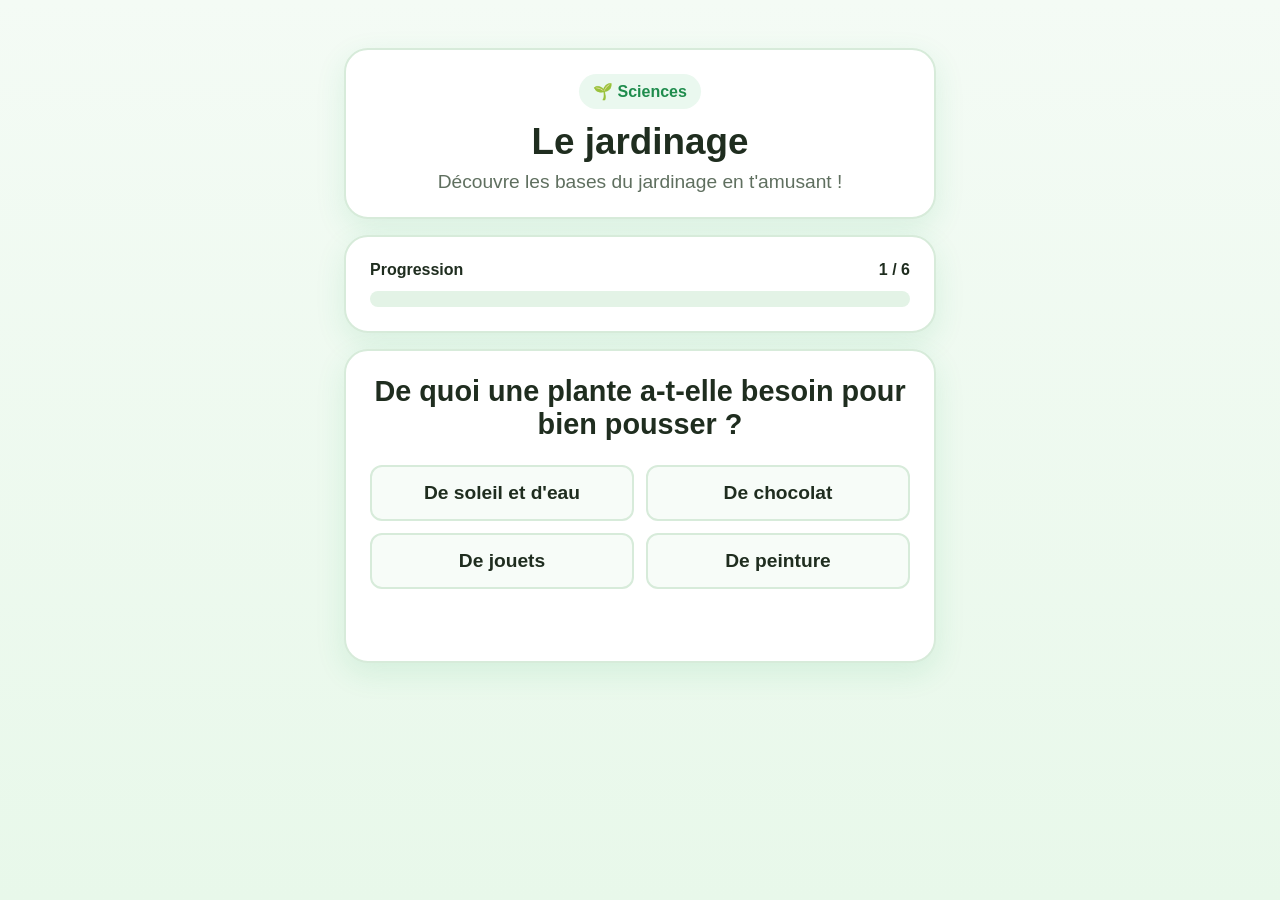
<file: _inspect_jardinage/index.html>
<!DOCTYPE html>
<html lang="fr">
<head>
  <meta charset="UTF-8">
  <meta name="viewport" content="width=device-width, initial-scale=1, user-scalable=no">
  <title>Le jardinage</title>
  <link rel="stylesheet" href="style.css">
</head>
<body>
  <main class="app">
    <header class="app-header">
      <div class="badge">🌱 Sciences</div>
      <h1>Le jardinage</h1>
      <p class="description">Découvre les bases du jardinage en t'amusant !</p>
    </header>

    <section class="progress-card" aria-label="Progression de l'exercice">
      <div class="progress-top">
        <span>Progression</span>
        <span id="progress-label">1 / 6</span>
      </div>
      <div class="progress-bar" aria-hidden="true">
        <div id="progress-fill"></div>
      </div>
    </section>

    <section id="question-section" class="question-card">
      <h2 id="question-text">Question</h2>
      <div id="answer-section"></div>
      <button id="btn-validate" type="button" hidden>Valider</button>
      <p id="feedback" class="feedback feedback--empty"> </p>
    </section>

    <section id="result-screen" class="result-screen" aria-live="polite">
      <div class="result-card">
        <div id="result-emoji" class="result-emoji">🎉</div>
        <h2 id="result-title">Bravo !</h2>
        <p id="result-score">0 / 6</p>
        <p id="result-detail">0% de réussite</p>
        <button id="btn-restart" type="button">Rejouer</button>
      </div>
    </section>
  </main>

  <script src="script.js"></script>
</body>
</html>
</file>
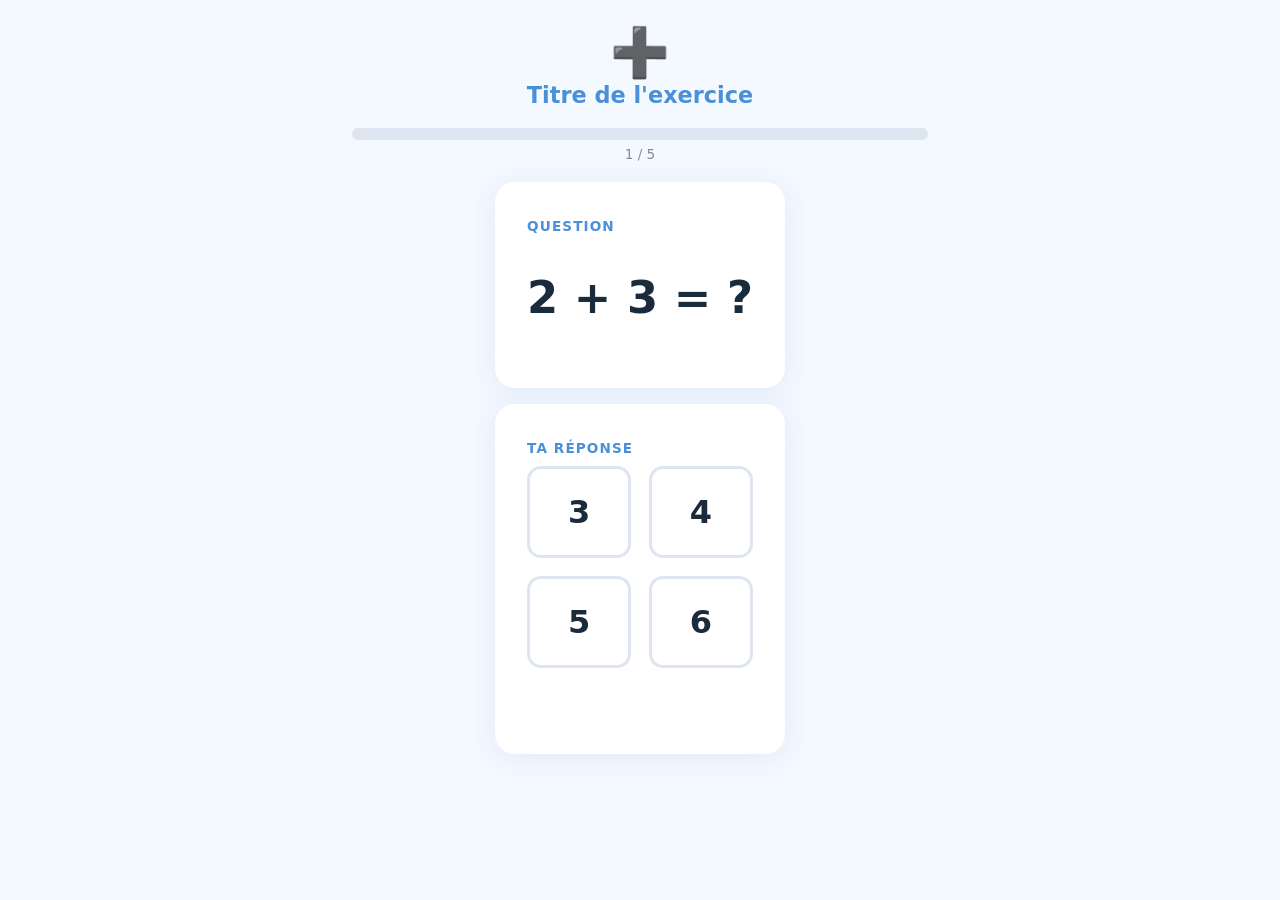
<file: template/index.html>
<!DOCTYPE html>
<html lang="fr">
<!--
  ================================================================
  TEMPLATE – Exercice EduKids
  ================================================================
  Copie ce dossier pour créer un nouvel exercice.
  Cherche les blocs  ✏️ PERSONNALISER  dans ce fichier et dans
  script.js pour adapter le template à ton exercice.
  ================================================================
-->
<head>
  <meta charset="UTF-8" />
  <!--
    viewport : user-scalable=no évite le double-tap zoom iOS/Android
    qui perturbe l'interaction enfant.
  -->
  <meta name="viewport"
        content="width=device-width, initial-scale=1.0, user-scalable=no" />

  <!-- ✏️ PERSONNALISER : titre de l'onglet -->
  <title>Titre de l'exercice</title>

  <!--
    Aucun CDN — tout est local pour un fonctionnement 100 % hors-ligne.
    Flutter charge ce fichier depuis les assets via WebView.
  -->
  <link rel="stylesheet" href="style.css" />
</head>
<body>

  <!-- ==============================================================
       EN-TÊTE  ✏️ PERSONNALISER : emoji + titre
       ============================================================== -->
  <header class="exercise-header">
    <div class="exercise-header__icon" aria-hidden="true">➕</div>
    <h1 class="exercise-header__title">Titre de l'exercice</h1>
  </header>

  <!-- ==============================================================
       BARRE DE PROGRESSION
       Mise à jour par script.js (progress-fill.style.width).
       ============================================================== -->
  <div class="progress-track" role="progressbar" aria-valuemin="0"
       aria-valuemax="100" aria-valuenow="0">
    <div id="progress-fill" class="progress-fill"></div>
  </div>
  <p id="progress-label" class="progress-label" aria-live="polite">
    1 / 5
  </p>

  <!-- ==============================================================
       SECTION PRINCIPALE (question + réponse + feedback)
       Masquée par script.js quand on passe à l'écran résultat.
       ============================================================== -->
  <section id="question-section">

    <!-- --- CARTE QUESTION --- -->
    <div class="card">
      <p class="card__label">Question</p>

      <!--
        ✏️ PERSONNALISER : tu peux enrichir cette zone avec des images,
        des emojis, ou un rendu dynamique depuis script.js.
      -->
      <p id="question-text" class="question-text" aria-live="polite">
        …
      </p>
    </div>

    <!-- --- CARTE RÉPONSE --- -->
    <div class="card">
      <p class="card__label">Ta réponse</p>

      <!--
        Zone injectée dynamiquement par script.js.
        En mode "choix multiple" : une .choices-grid avec des .choice-btn.
        En mode "champ texte"    : un .answer-input-wrap avec un input.
        ✏️ PERSONNALISER : tu peux pré-remplir avec un contenu HTML statique
        si ton exercice a une interface fixe (ex : clavier virtuel, dessin…).
      -->
      <div id="answer-section"></div>

      <!--
        Bouton Valider — affiché uniquement en mode "champ texte".
        En mode choix multiple, il est masqué par script.js.
        ✏️ PERSONNALISER : retire ce bouton si tu n'en as pas besoin.
      -->
      <button id="btn-validate" class="btn-validate" type="button">
        ✔ Valider
      </button>

      <!-- Feedback visuel correct / incorrect -->
      <p id="feedback" class="feedback feedback--empty" role="status"
         aria-live="assertive"></p>
    </div>

  </section>

  <!-- ==============================================================
       ÉCRAN DE RÉSULTAT
       Affiché par script.js quand toutes les questions sont répondues.
       ============================================================== -->
  <section id="result-screen" class="result-screen" aria-live="polite">

    <!-- ✏️ PERSONNALISER : adapte les textes par défaut si tu veux -->
    <p id="result-emoji"  class="result-emoji"  aria-hidden="true">🎉</p>
    <p id="result-title"  class="result-title">Excellent travail !</p>
    <p id="result-score"  class="result-score">0 / 5</p>
    <p id="result-detail" class="result-detail"></p>

    <button id="btn-restart" class="btn-restart" type="button">
      🔄 Rejouer
    </button>

  </section>

  <!--
    script.js en fin de body pour s'assurer que le DOM est prêt.
    Aucun defer/async nécessaire ici.
  -->
  <script src="script.js"></script>

</body>
</html>
</file>
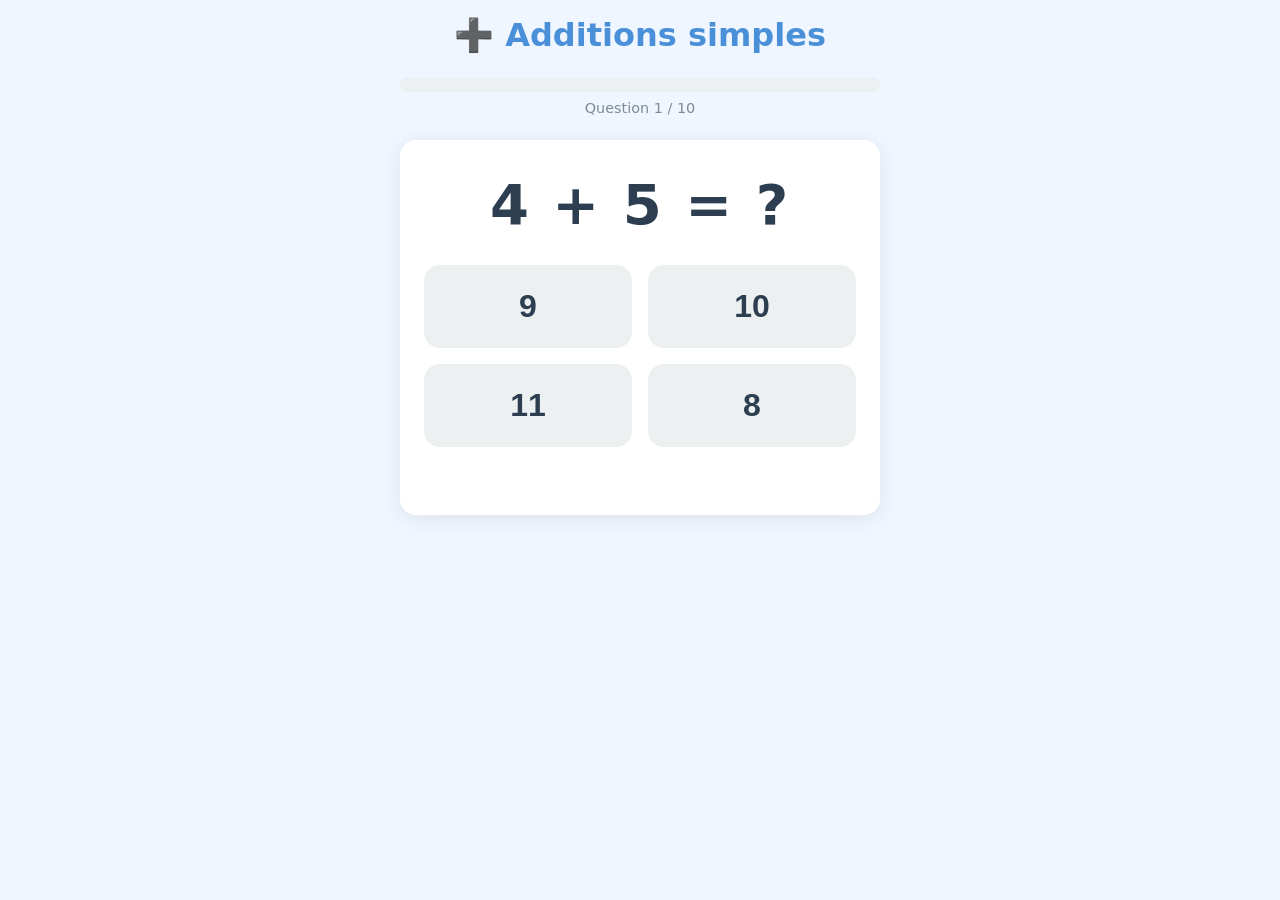
<file: assets/exercises/addition/index.html>
<!DOCTYPE html>
<html lang="fr">
<head>
  <meta charset="UTF-8" />
  <meta name="viewport" content="width=device-width, initial-scale=1.0, user-scalable=no" />
  <title>Additions simples</title>
  <!--
    Exercice HTML/JS entièrement autonome.
    Aucune ressource externe : fonctionne 100 % hors-ligne.
    Communication avec Flutter via ExerciseChannel (canal webview_flutter).
  -->
  <link rel="stylesheet" href="style.css" />
</head>
<body>

  <header>
    <h1>➕ Additions simples</h1>
  </header>

  <!-- Barre de progression -->
  <div id="progress-bar-container">
    <div id="progress-bar"></div>
  </div>
  <p id="progress-label">Question 1 / 10</p>

  <!-- Section principale : question + réponses -->
  <section id="question-section" class="card">
    <p id="question-text">… + … = ?</p>
    <div id="answers-grid"></div>
    <p id="feedback"></p>
  </section>

  <!-- Écran de résultat (masqué par défaut, affiché par JS) -->
  <section id="result-screen">
    <p id="result-emoji">🎉</p>
    <p id="result-title">Excellent travail !</p>
    <p id="result-score">0 / 10</p>
    <p id="result-detail"></p>
    <button id="restart-btn">🔄 Rejouer</button>
  </section>

  <script src="script.js"></script>
</body>
</html>
</file>
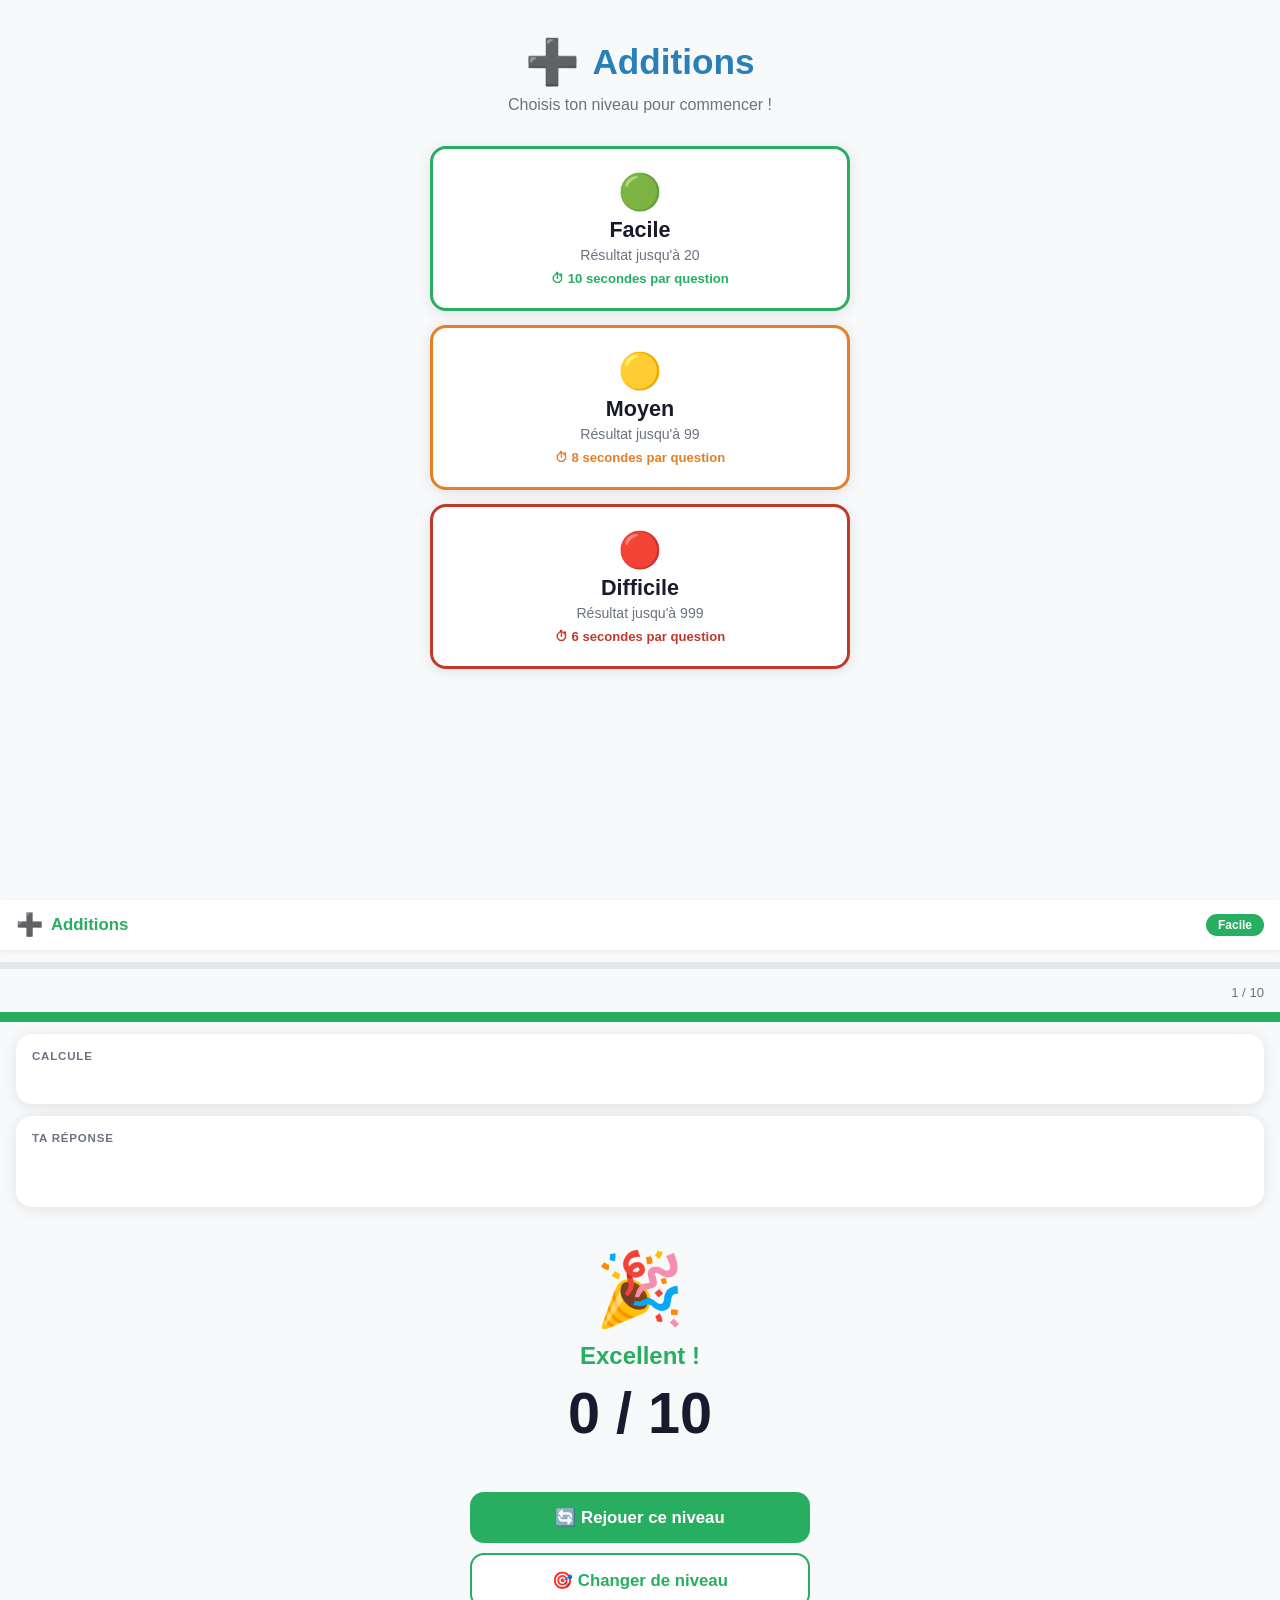
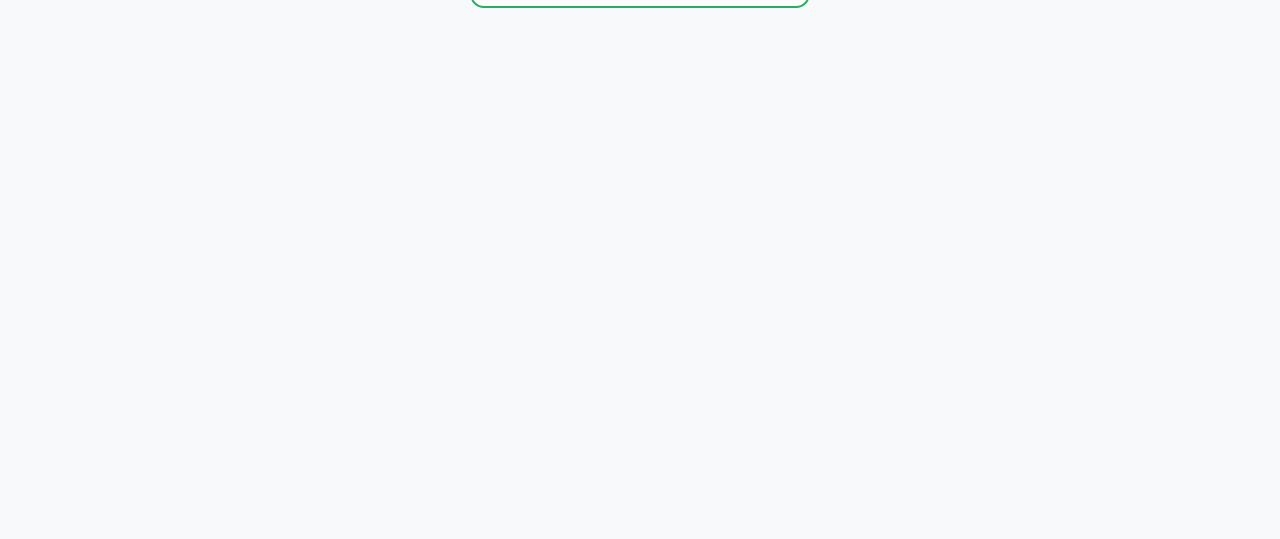
<file: assets/exercises/additions/index.html>
<!DOCTYPE html>
<html lang="fr">
<head>
  <meta charset="UTF-8" />
  <meta name="viewport" content="width=device-width, initial-scale=1.0, user-scalable=no" />
  <title>Additions</title>
  <link rel="stylesheet" href="style.css" />
</head>
<body>

  <!-- ═══════════════════════════════════════════
       ÉCRAN 1 — Sélection du niveau
       ═══════════════════════════════════════════ -->
  <section id="level-screen" class="level-screen">
    <header class="level-header">
      <span class="level-header__icon" aria-hidden="true">➕</span>
      <h1 class="level-header__title">Additions</h1>
    </header>
    <p class="level-subtitle">Choisis ton niveau pour commencer !</p>

    <div class="level-cards">

      <button class="level-card level-card--easy" type="button"
              onclick="startGame('easy')">
        <span class="level-card__emoji">🟢</span>
        <span class="level-card__name">Facile</span>
        <span class="level-card__range">Résultat jusqu'à 20</span>
        <span class="level-card__timer">⏱ 10 secondes par question</span>
      </button>

      <button class="level-card level-card--medium" type="button"
              onclick="startGame('medium')">
        <span class="level-card__emoji">🟡</span>
        <span class="level-card__name">Moyen</span>
        <span class="level-card__range">Résultat jusqu'à 99</span>
        <span class="level-card__timer">⏱ 8 secondes par question</span>
      </button>

      <button class="level-card level-card--hard" type="button"
              onclick="startGame('hard')">
        <span class="level-card__emoji">🔴</span>
        <span class="level-card__name">Difficile</span>
        <span class="level-card__range">Résultat jusqu'à 999</span>
        <span class="level-card__timer">⏱ 6 secondes par question</span>
      </button>

    </div>
  </section>

  <!-- ═══════════════════════════════════════════
       ÉCRAN 2 — Jeu
       ═══════════════════════════════════════════ -->
  <main id="game-screen" hidden>

    <header class="ex-header">
      <div class="ex-header__left">
        <span class="ex-header__icon" aria-hidden="true">➕</span>
        <h1 class="ex-header__title">Additions</h1>
      </div>
      <span id="level-badge" class="level-badge">Facile</span>
    </header>

    <div class="progress-track" role="progressbar"
         aria-valuemin="0" aria-valuemax="100" aria-valuenow="0">
      <div id="progress-fill" class="progress-fill"></div>
    </div>
    <p id="progress-label" class="progress-label" aria-live="polite">1 / 10</p>

    <div class="timer-track" aria-label="Temps restant">
      <div id="timer-fill" class="timer-fill"></div>
    </div>

    <div class="card">
      <p class="card__label">Calcule</p>
      <div id="question-text" class="formula" aria-live="polite"></div>
    </div>

    <div class="card">
      <p class="card__label">Ta réponse</p>
      <div id="answer-section" class="choices-grid"></div>
      <p id="feedback" class="feedback feedback--empty"
         role="status" aria-live="assertive"></p>
    </div>

  </main>

  <!-- ═══════════════════════════════════════════
       ÉCRAN 3 — Résultat
       ═══════════════════════════════════════════ -->
  <section id="result-screen" class="result-screen" hidden>
    <p id="result-emoji"  class="result-emoji">🎉</p>
    <p id="result-title"  class="result-title">Excellent !</p>
    <p id="result-score"  class="result-score">0 / 10</p>
    <p id="result-level"  class="result-level"></p>
    <p id="result-detail" class="result-detail"></p>
    <button id="btn-replay"       class="btn-action btn-action--primary"   type="button">
      🔄 Rejouer ce niveau
    </button>
    <button id="btn-change-level" class="btn-action btn-action--secondary" type="button">
      🎯 Changer de niveau
    </button>
  </section>

  <script src="script.js"></script>
</body>
</html>
</file>
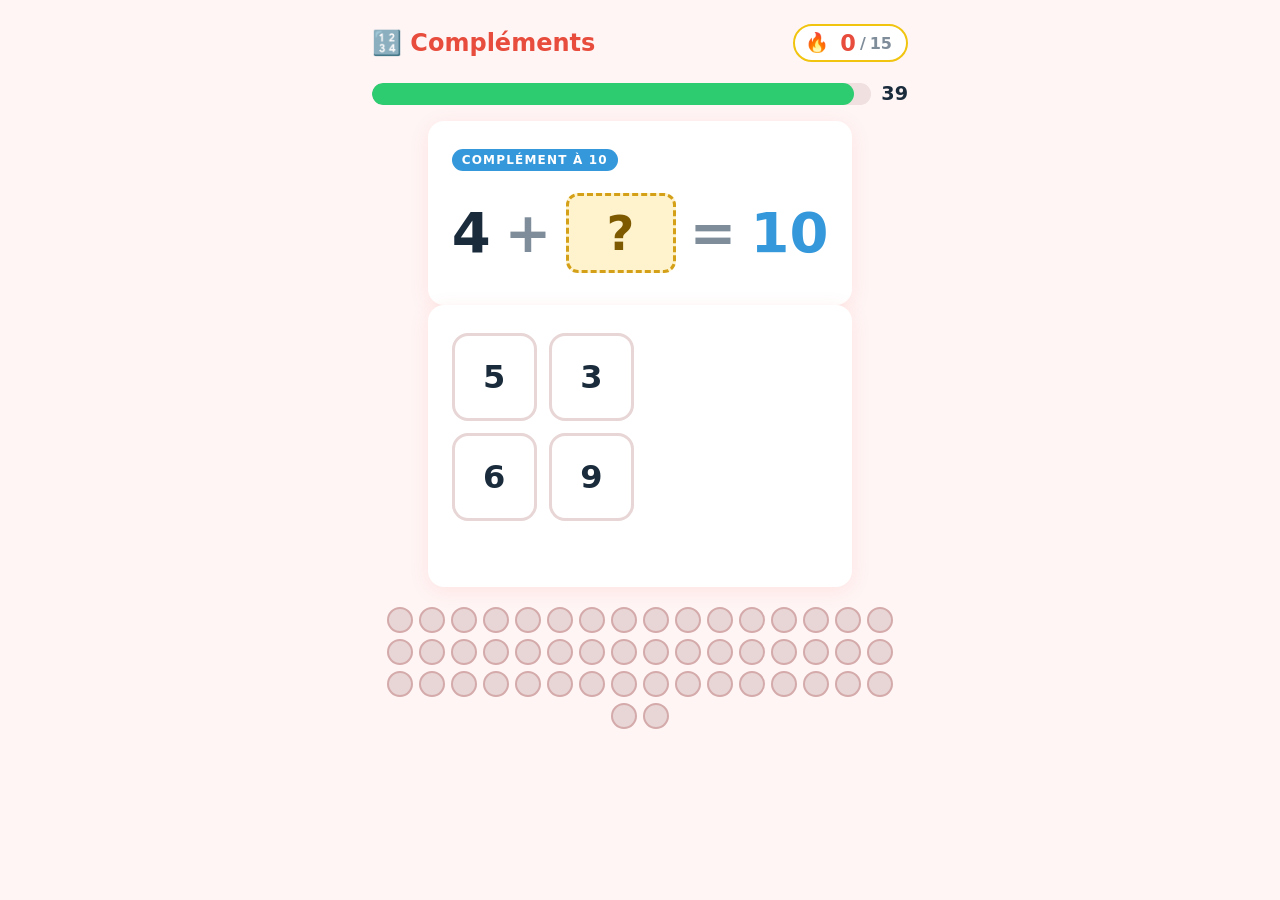
<file: assets/exercises/complements/index.html>
<!DOCTYPE html>
<html lang="fr">
<head>
  <meta charset="UTF-8" />
  <meta name="viewport" content="width=device-width, initial-scale=1.0, user-scalable=no" />
  <title>Compléments à 10, 100, 1000</title>
  <link rel="stylesheet" href="style.css" />
</head>
<body>

  <!-- ═══════════════════════════════════════════
       EN-TÊTE : titre + compteur de série
       ═══════════════════════════════════════════ -->
  <header class="ex-header">
    <h1 class="ex-header__title">🔢 Compléments</h1>
    <div class="streak-counter" id="streak-counter" aria-live="polite">
      <span class="streak-counter__fire">🔥</span>
      <span class="streak-counter__value" id="streak-value">0</span>
      <span class="streak-counter__sep">/</span>
      <span class="streak-counter__target">15</span>
    </div>
  </header>

  <!-- ═══════════════════════════════════════════
       MINUTEUR : barre + chiffre du compte à rebours
       ═══════════════════════════════════════════ -->
  <div class="timer-wrap">
    <div class="timer-track" role="progressbar" aria-valuemin="0"
         aria-valuemax="100" aria-valuenow="100" aria-label="Temps restant">
      <div id="timer-bar" class="timer-bar timer-bar--ok"></div>
    </div>
    <span id="timer-label" class="timer-label">5</span>
  </div>

  <!-- ═══════════════════════════════════════════
       SECTION PRINCIPALE : question + réponses
       ═══════════════════════════════════════════ -->
  <main id="question-section">

    <!-- Carte question -->
    <div class="card" id="question-card">
      <p id="type-label" class="type-label type--10">Complément à 10</p>
      <div id="question-text" class="equation" aria-live="polite">
        <!-- injecté par script.js -->
      </div>
    </div>

    <!-- Carte réponses -->
    <div class="card">
      <div id="answer-section" class="choices-grid">
        <!-- injecté par script.js -->
      </div>
      <!-- Masqué (pas de mode texte dans cet exercice) -->
      <button id="btn-validate" class="btn-validate" style="display:none"
              type="button">✔ Valider</button>
      <p id="feedback" class="feedback feedback--empty"
         role="status" aria-live="assertive"></p>
    </div>

  </main>

  <!-- ═══════════════════════════════════════════
       BARRE DE SÉRIE : 15 pastilles
       ═══════════════════════════════════════════ -->
  <div id="streak-dots" class="streak-dots" aria-label="Progression de la série">
    <!-- 15 pastilles injectées par script.js -->
  </div>

  <!-- ═══════════════════════════════════════════
       ÉCRAN DE FIN (victoire OU résultat)
       ═══════════════════════════════════════════ -->
  <section id="result-screen" class="result-screen" aria-live="polite">
    <p id="result-emoji"  class="result-emoji">🏆</p>
    <p id="result-title"  class="result-title">15 de suite !</p>
    <p id="result-streak" class="result-streak"></p>
    <p id="result-score"  class="result-score">0 / 0</p>
    <p id="result-detail" class="result-detail"></p>
    <button id="btn-restart" class="btn-restart" type="button">
      🔄 Rejouer
    </button>
  </section>

  <script src="script.js"></script>
</body>
</html>
</file>
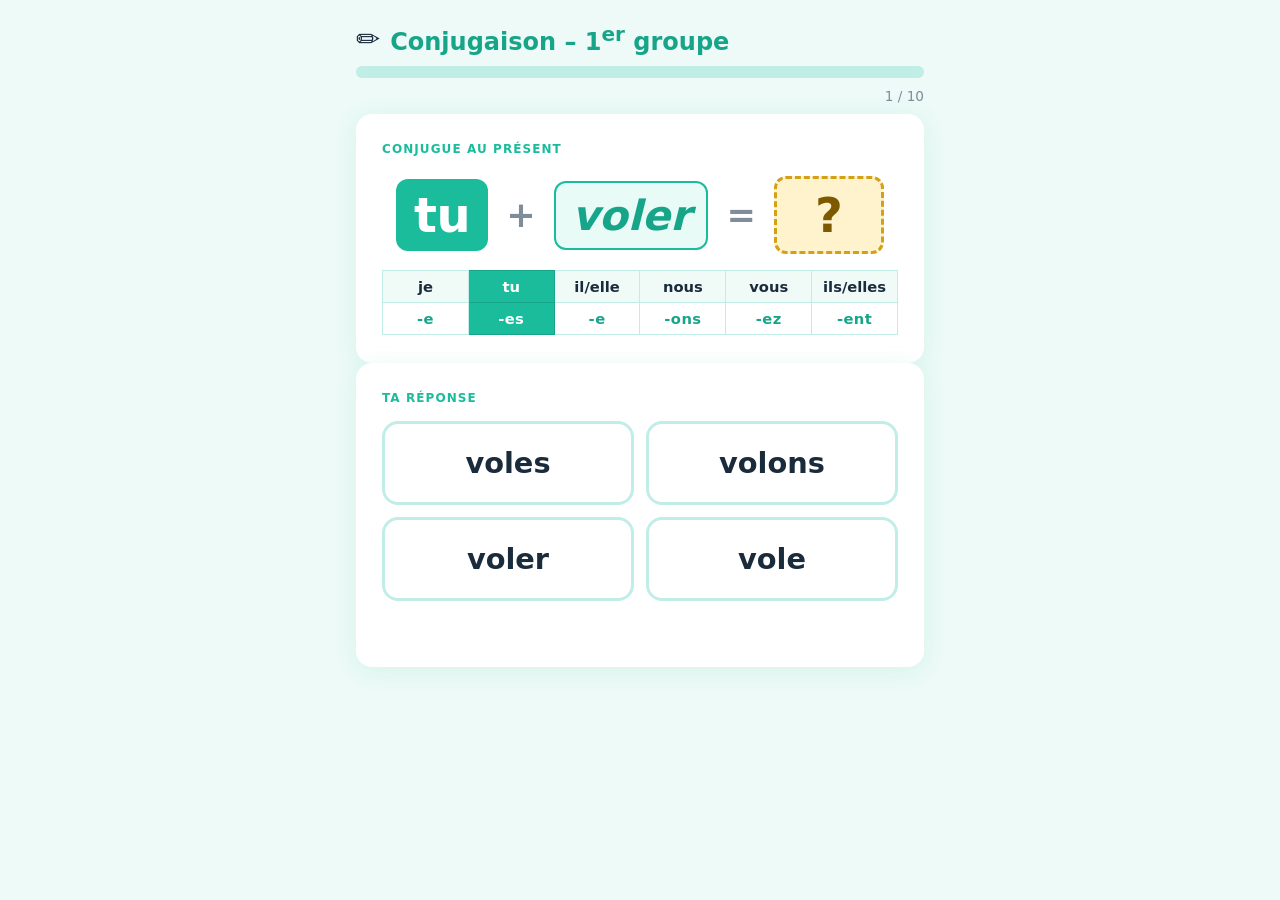
<file: assets/exercises/conjugaison_1er/index.html>
<!DOCTYPE html>
<html lang="fr">
<head>
  <meta charset="UTF-8" />
  <meta name="viewport" content="width=device-width, initial-scale=1.0, user-scalable=no" />
  <title>Conjugaison – 1er groupe</title>
  <link rel="stylesheet" href="style.css" />
</head>
<body>

  <!-- ═══════════════════════════════════════════
       EN-TÊTE
       ═══════════════════════════════════════════ -->
  <header class="ex-header">
    <div class="ex-header__icon" aria-hidden="true">✏️</div>
    <h1 class="ex-header__title">Conjugaison – 1<sup>er</sup> groupe</h1>
  </header>

  <!-- ═══════════════════════════════════════════
       BARRE DE PROGRESSION
       ═══════════════════════════════════════════ -->
  <div class="progress-track" role="progressbar"
       aria-valuemin="0" aria-valuemax="100" aria-valuenow="0">
    <div id="progress-fill" class="progress-fill"></div>
  </div>
  <p id="progress-label" class="progress-label" aria-live="polite">1 / 10</p>

  <!-- ═══════════════════════════════════════════
       SECTION PRINCIPALE
       ═══════════════════════════════════════════ -->
  <main id="question-section">

    <!-- Carte formule : pronom + verbe → ? -->
    <div class="card">
      <p class="card__label">Conjugue au présent</p>

      <div id="question-text" class="formula" aria-live="polite">
        <!-- injecté par script.js -->
      </div>

      <!-- Tableau de rappel des terminaisons (toujours visible) -->
      <div class="rule-wrap">
        <table class="rule-table" id="rule-table" aria-label="Rappel des terminaisons">
          <thead>
            <tr>
              <th>je</th>
              <th>tu</th>
              <th>il/elle</th>
              <th>nous</th>
              <th>vous</th>
              <th>ils/elles</th>
            </tr>
          </thead>
          <tbody>
            <tr>
              <td>-e</td>
              <td>-es</td>
              <td>-e</td>
              <td>-ons</td>
              <td>-ez</td>
              <td>-ent</td>
            </tr>
          </tbody>
        </table>
      </div>
    </div>

    <!-- Carte réponses -->
    <div class="card">
      <p class="card__label">Ta réponse</p>
      <div id="answer-section"></div>
      <button id="btn-validate" class="btn-validate" type="button"
              style="display:none">✔ Valider</button>
      <p id="feedback" class="feedback feedback--empty"
         role="status" aria-live="assertive"></p>
    </div>

  </main>

  <!-- ═══════════════════════════════════════════
       ÉCRAN DE RÉSULTAT
       ═══════════════════════════════════════════ -->
  <section id="result-screen" class="result-screen" aria-live="polite">
    <p id="result-emoji"  class="result-emoji">🎉</p>
    <p id="result-title"  class="result-title">Excellent travail !</p>
    <p id="result-score"  class="result-score">0 / 10</p>
    <p id="result-detail" class="result-detail"></p>
    <button id="btn-restart" class="btn-restart" type="button">
      🔄 Rejouer
    </button>
  </section>

  <script src="script.js"></script>
</body>
</html>
</file>
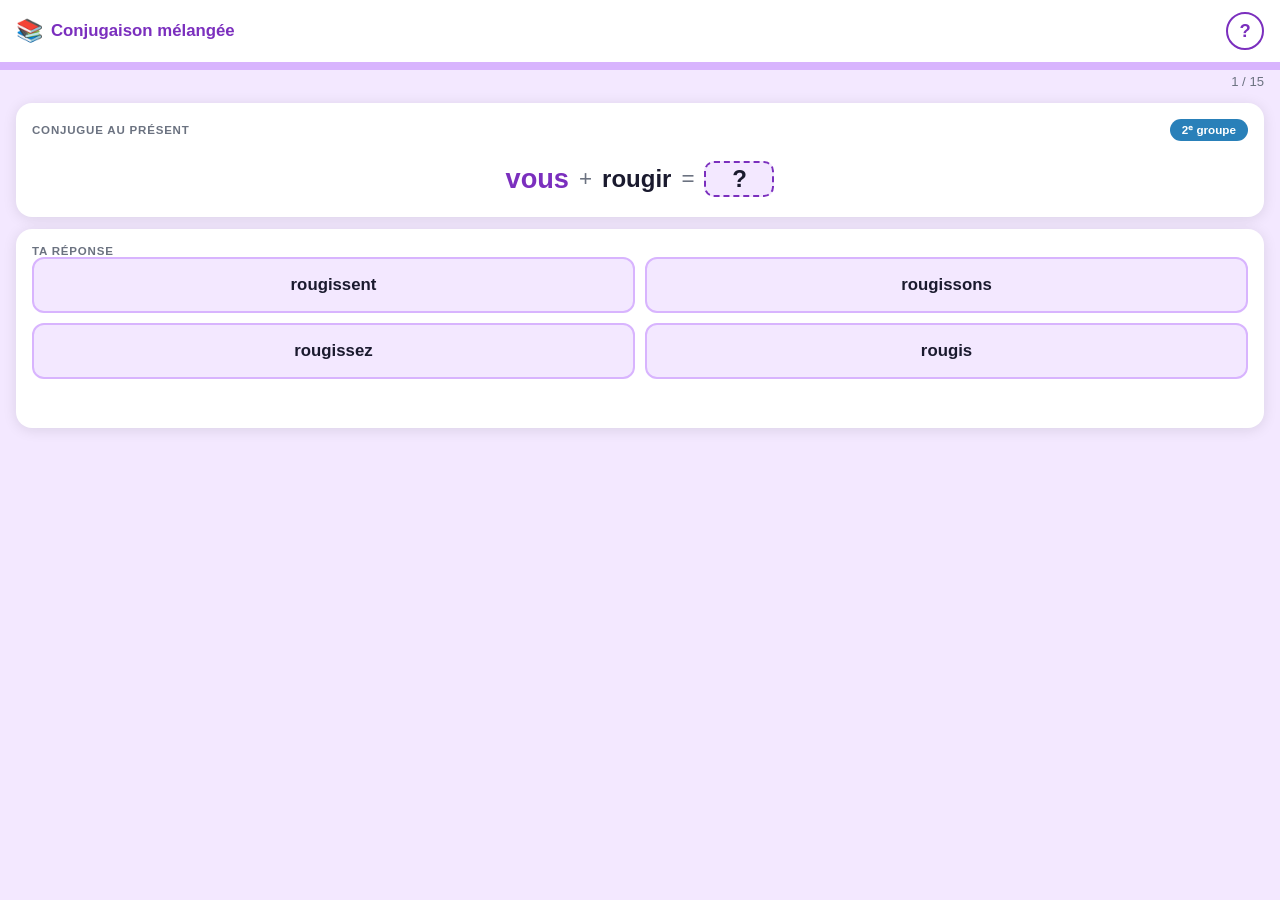
<file: assets/exercises/conjugaison_mixte/index.html>
<!DOCTYPE html>
<html lang="fr">
<head>
  <meta charset="UTF-8" />
  <meta name="viewport" content="width=device-width, initial-scale=1.0, user-scalable=no" />
  <title>Conjugaison mélangée</title>
  <link rel="stylesheet" href="style.css" />
</head>
<body>

  <!-- ═══════════════════════════════════════════
       EN-TÊTE  (titre + bouton aide)
       ═══════════════════════════════════════════ -->
  <header class="ex-header">
    <div class="ex-header__left">
      <span class="ex-header__icon" aria-hidden="true">📚</span>
      <h1 class="ex-header__title">Conjugaison mélangée</h1>
    </div>
    <button id="btn-help" class="btn-help" type="button"
            aria-label="Aide – rappel des terminaisons">?</button>
  </header>

  <!-- ═══════════════════════════════════════════
       BARRE DE PROGRESSION
       ═══════════════════════════════════════════ -->
  <div class="progress-track" role="progressbar"
       aria-valuemin="0" aria-valuemax="100" aria-valuenow="0">
    <div id="progress-fill" class="progress-fill"></div>
  </div>
  <p id="progress-label" class="progress-label" aria-live="polite">1 / 15</p>

  <!-- ═══════════════════════════════════════════
       SECTION PRINCIPALE
       ═══════════════════════════════════════════ -->
  <main id="question-section">

    <!-- Carte question -->
    <div class="card">
      <div class="card__top">
        <span class="card__label">Conjugue au présent</span>
        <span id="group-badge" class="group-badge" data-group="1">1ᵉʳ groupe</span>
      </div>
      <div id="question-text" class="formula" aria-live="polite">
        <!-- injecté par script.js -->
      </div>
    </div>

    <!-- Carte réponses -->
    <div class="card">
      <p class="card__label">Ta réponse</p>
      <div id="answer-section" class="choices-grid"></div>
      <p id="feedback" class="feedback feedback--empty"
         role="status" aria-live="assertive"></p>
    </div>

  </main>

  <!-- ═══════════════════════════════════════════
       ÉCRAN DE RÉSULTAT
       ═══════════════════════════════════════════ -->
  <section id="result-screen" class="result-screen" aria-live="polite">
    <p id="result-emoji"  class="result-emoji">🎉</p>
    <p id="result-title"  class="result-title">Excellent !</p>
    <p id="result-score"  class="result-score">0 / 15</p>
    <p id="result-detail" class="result-detail"></p>
    <button id="btn-restart" class="btn-restart" type="button">
      🔄 Rejouer
    </button>
  </section>

  <!-- ═══════════════════════════════════════════
       MODALE D'AIDE — rappel des terminaisons
       ═══════════════════════════════════════════ -->
  <div id="help-modal" class="modal" role="dialog"
       aria-modal="true" aria-label="Rappel des terminaisons" hidden>

    <div class="modal__overlay" id="modal-overlay"></div>

    <div class="modal__panel">
      <div class="modal__header">
        <h2 class="modal__title">📖 Rappel des terminaisons</h2>
        <button id="help-close" class="modal__close" type="button"
                aria-label="Fermer">✕</button>
      </div>

      <div class="modal__body">

        <!-- Groupe 1 -->
        <div class="modal__group modal__group--g1">
          <p class="modal__group-title">
            1<sup>er</sup> groupe
            <span class="modal__group-hint">verbes en -ER</span>
          </p>
          <table class="modal__table">
            <thead>
              <tr>
                <th>je</th><th>tu</th><th>il/elle</th>
                <th>nous</th><th>vous</th><th>ils/elles</th>
              </tr>
            </thead>
            <tbody>
              <tr>
                <td>-e</td><td>-es</td><td>-e</td>
                <td>-ons</td><td>-ez</td><td>-ent</td>
              </tr>
            </tbody>
          </table>
          <p class="modal__example">
            Ex : aim<strong>er</strong> →
            j'aim<strong>e</strong>, tu aim<strong>es</strong>,
            nous aim<strong>ons</strong>…
          </p>
        </div>

        <!-- Groupe 2 -->
        <div class="modal__group modal__group--g2">
          <p class="modal__group-title">
            2<sup>e</sup> groupe
            <span class="modal__group-hint">verbes en -IR (avec -ISS-)</span>
          </p>
          <table class="modal__table">
            <thead>
              <tr>
                <th>je</th><th>tu</th><th>il/elle</th>
                <th>nous</th><th>vous</th><th>ils/elles</th>
              </tr>
            </thead>
            <tbody>
              <tr>
                <td>-is</td><td>-is</td><td>-it</td>
                <td>-issons</td><td>-issez</td><td>-issent</td>
              </tr>
            </tbody>
          </table>
          <p class="modal__example">
            Ex : fin<strong>ir</strong> →
            je fin<strong>is</strong>, nous fin<strong>issons</strong>…
          </p>
        </div>

        <!-- Groupe 3 -->
        <div class="modal__group modal__group--g3">
          <p class="modal__group-title">
            3<sup>e</sup> groupe
            <span class="modal__group-hint">verbes irréguliers</span>
          </p>
          <p class="modal__irregular-note">
            ⚠️ Pas de règle fixe — il faut les apprendre par cœur !
          </p>
          <table class="modal__table modal__table--examples">
            <thead>
              <tr>
                <th>verbe</th><th>je</th><th>tu</th><th>il/elle</th>
                <th>nous</th><th>vous</th><th>ils/elles</th>
              </tr>
            </thead>
            <tbody>
              <tr><td>vendre</td><td>vends</td><td>vends</td><td>vend</td>
                  <td>vendons</td><td>vendez</td><td>vendent</td></tr>
              <tr><td>partir</td><td>pars</td><td>pars</td><td>part</td>
                  <td>partons</td><td>partez</td><td>partent</td></tr>
              <tr><td>prendre</td><td>prends</td><td>prends</td><td>prend</td>
                  <td>prenons</td><td>prenez</td><td>prennent</td></tr>
              <tr><td>venir</td><td>viens</td><td>viens</td><td>vient</td>
                  <td>venons</td><td>venez</td><td>viennent</td></tr>
              <tr><td>faire</td><td>fais</td><td>fais</td><td>fait</td>
                  <td>faisons</td><td>faites</td><td>font</td></tr>
              <tr><td>voir</td><td>vois</td><td>vois</td><td>voit</td>
                  <td>voyons</td><td>voyez</td><td>voient</td></tr>
              <tr><td>pouvoir</td><td>peux</td><td>peux</td><td>peut</td>
                  <td>pouvons</td><td>pouvez</td><td>peuvent</td></tr>
            </tbody>
          </table>
        </div>

      </div><!-- /.modal__body -->
    </div><!-- /.modal__panel -->
  </div><!-- /.modal -->

  <script src="script.js"></script>
</body>
</html>
</file>
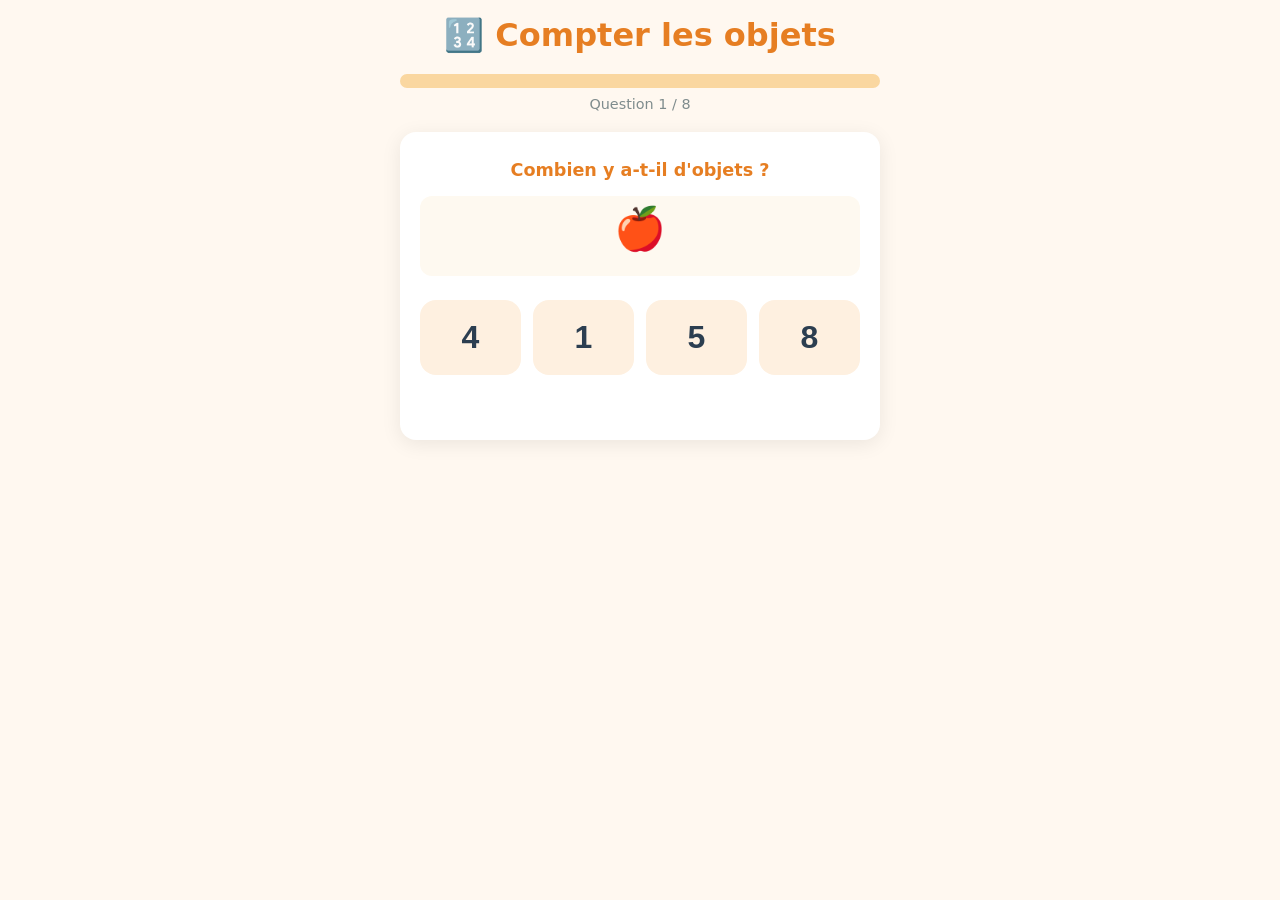
<file: assets/exercises/counting/index.html>
<!DOCTYPE html>
<html lang="fr">
<head>
  <meta charset="UTF-8" />
  <meta name="viewport" content="width=device-width, initial-scale=1.0, user-scalable=no" />
  <title>Compter les objets</title>
  <!--
    Exercice HTML/JS entièrement autonome – 100 % hors-ligne.
    Communication avec Flutter via ExerciseChannel.postMessage(json).
  -->
  <link rel="stylesheet" href="style.css" />
</head>
<body>

  <header>
    <h1>🔢 Compter les objets</h1>
  </header>

  <div id="progress-bar-container">
    <div id="progress-bar"></div>
  </div>
  <p id="progress-label">Question 1 / 8</p>

  <section id="question-section" class="card">
    <p id="prompt">Combien y a-t-il d'objets ?</p>
    <div id="objects-display"></div>
    <div id="answers-grid"></div>
    <p id="feedback"></p>
  </section>

  <section id="result-screen">
    <p id="result-emoji">🌟</p>
    <p id="result-title">Super compter !</p>
    <p id="result-score">0 / 8</p>
    <p id="result-detail"></p>
    <button id="restart-btn">🔄 Rejouer</button>
  </section>

  <script src="script.js"></script>
</body>
</html>
</file>
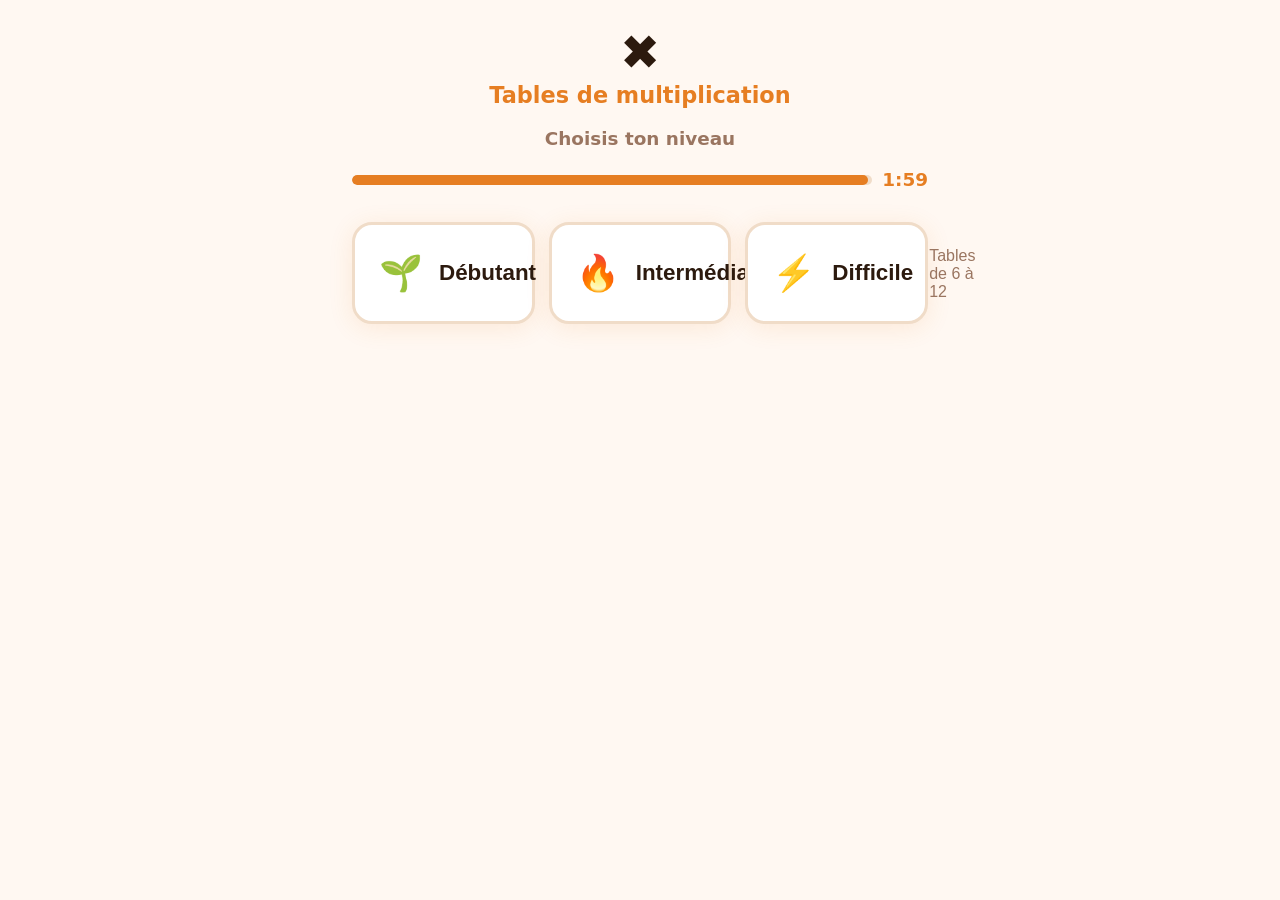
<file: assets/exercises/multiplications/index.html>
<!DOCTYPE html>
<html lang="fr">
<head>
  <meta charset="UTF-8" />
  <meta name="viewport"
        content="width=device-width, initial-scale=1.0, user-scalable=no" />
  <title>Tables de multiplication</title>
  <link rel="stylesheet" href="style.css" />
</head>
<body>

  <!-- EN-TÊTE -->
  <header class="exercise-header">
    <div class="exercise-header__icon" aria-hidden="true">✖️</div>
    <h1 class="exercise-header__title">Tables de multiplication</h1>
  </header>

  <!-- ============================================================
       ÉCRAN DE SÉLECTION DU NIVEAU
       ============================================================ -->
  <section id="level-screen" class="level-screen">
    <p class="level-screen__subtitle">Choisis ton niveau</p>
    <div id="level-timer-wrap" class="timer-wrap level-timer-wrap"
         role="timer" aria-live="polite"
         aria-label="Temps restant pour choisir un niveau">
      <div id="level-timer-bar-track" class="timer-bar-track">
        <div id="level-timer-bar" class="timer-bar"></div>
      </div>
      <span id="level-timer-label" class="timer-label timer-label--mmss">2:00</span>
    </div>
    <div class="level-grid">
      <button class="level-btn" data-level="easy">
        <span class="level-btn__emoji">🌱</span>
        <span class="level-btn__label">Débutant</span>
        <span class="level-btn__desc">Tables de 2 à 5</span>
      </button>
      <button class="level-btn" data-level="medium">
        <span class="level-btn__emoji">🔥</span>
        <span class="level-btn__label">Intermédiaire</span>
        <span class="level-btn__desc">Tables de 2 à 10</span>
      </button>
      <button class="level-btn" data-level="hard">
        <span class="level-btn__emoji">⚡</span>
        <span class="level-btn__label">Difficile</span>
        <span class="level-btn__desc">Tables de 6 à 12</span>
      </button>
    </div>
  </section>

  <!-- ============================================================
       BARRE DE PROGRESSION
       ============================================================ -->
  <div id="progress-wrap" class="progress-wrap" style="display:none">
    <div class="progress-track" role="progressbar"
         aria-valuemin="0" aria-valuemax="100" aria-valuenow="0">
      <div id="progress-fill" class="progress-fill"></div>
    </div>
    <p id="progress-label" class="progress-label" aria-live="polite">1 / 10</p>
  </div>

  <!-- ============================================================
       SECTION QUESTION
       ============================================================ -->
  <section id="question-section" style="display:none">

    <!-- Chronomètre -->
    <div class="timer-wrap" aria-hidden="true">
      <div id="timer-bar-track" class="timer-bar-track">
        <div id="timer-bar" class="timer-bar"></div>
      </div>
      <span id="timer-label" class="timer-label">5</span>
    </div>

    <!-- Carte question -->
    <div class="card">
      <p class="card__label">Combien font…</p>
      <p id="question-text" class="question-text" aria-live="polite">…</p>
    </div>

    <!-- Carte réponse -->
    <div class="card">
      <p class="card__label">Ta réponse</p>
      <div id="answer-section"></div>
      <p id="feedback" class="feedback feedback--empty"
         role="status" aria-live="assertive"></p>
    </div>

  </section>

  <!-- ============================================================
       ÉCRAN DE RÉSULTAT
       ============================================================ -->
  <section id="result-screen" class="result-screen" aria-live="polite">
    <p id="result-emoji"  class="result-emoji"  aria-hidden="true">🎉</p>
    <p id="result-title"  class="result-title">Excellent travail !</p>
    <p id="result-score"  class="result-score">0 / 10</p>
    <p id="result-detail" class="result-detail"></p>
    <button id="btn-restart"  class="btn-restart"  type="button">🔄 Rejouer</button>
    <button id="btn-levels"   class="btn-levels"   type="button">📋 Changer de niveau</button>
  </section>

  <script src="script.js"></script>
</body>
</html>
</file>
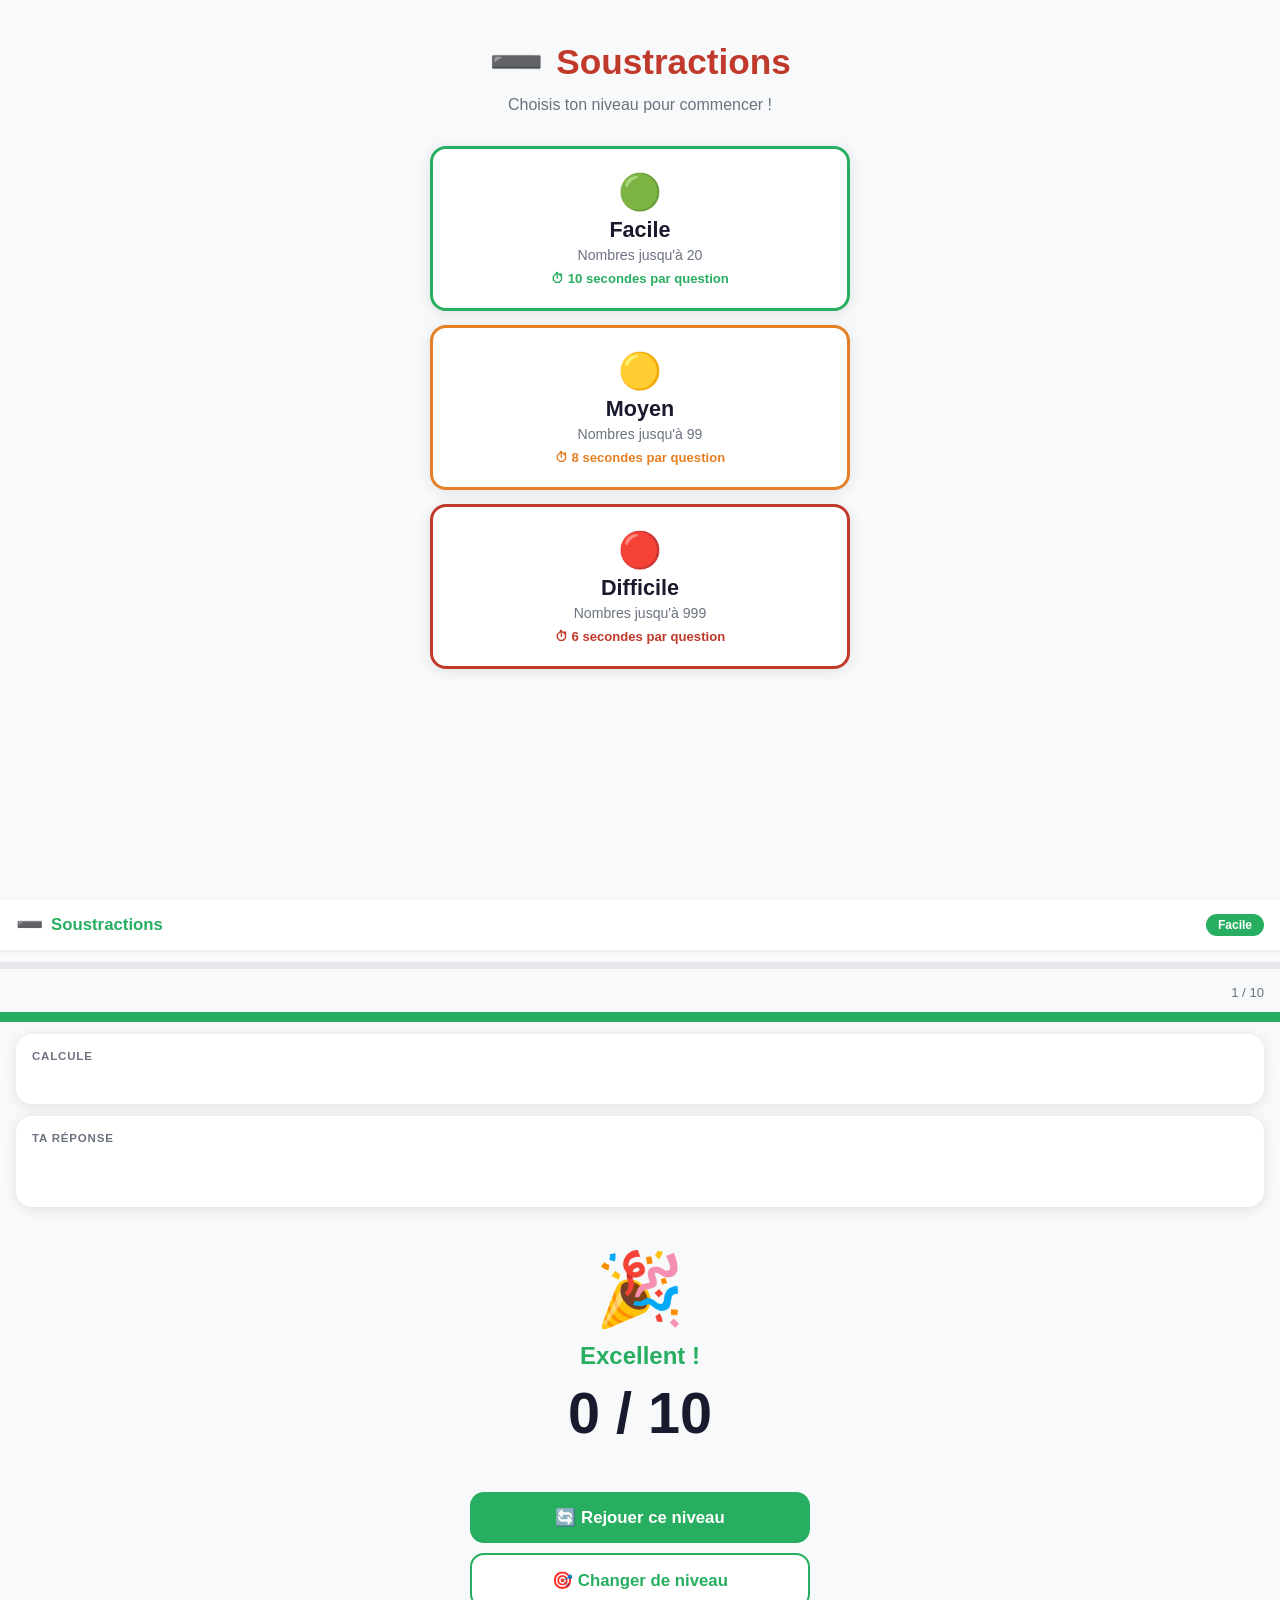
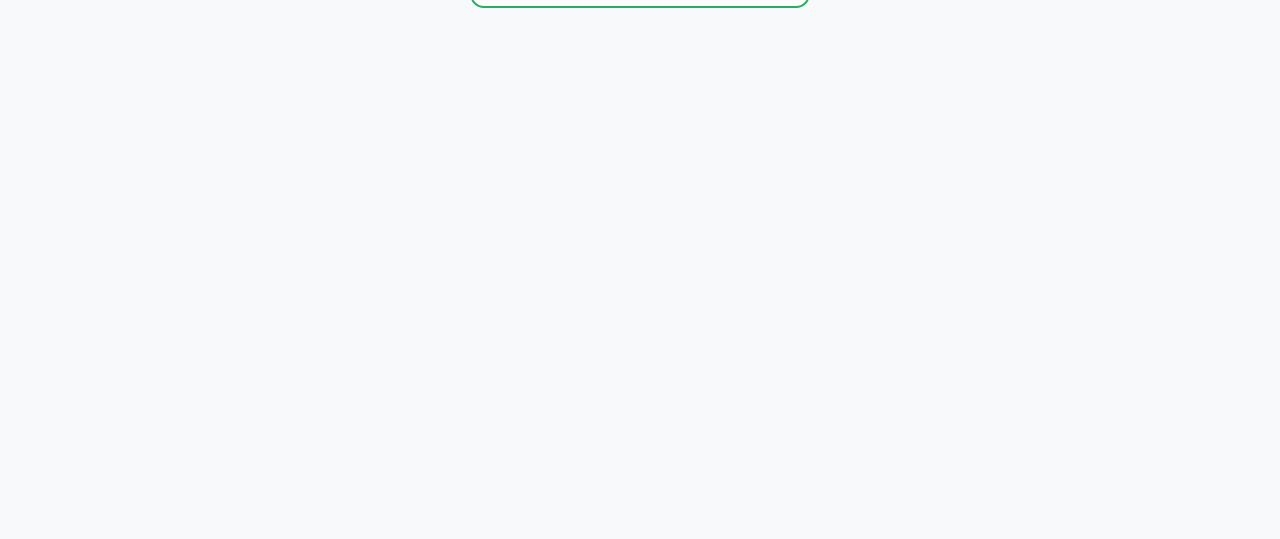
<file: assets/exercises/soustraction/index.html>
<!DOCTYPE html>
<html lang="fr">
<head>
  <meta charset="UTF-8" />
  <meta name="viewport" content="width=device-width, initial-scale=1.0, user-scalable=no" />
  <title>Soustractions</title>
  <link rel="stylesheet" href="style.css" />
</head>
<body>

  <!-- ═══════════════════════════════════════════
       ÉCRAN 1 — Sélection du niveau
       ═══════════════════════════════════════════ -->
  <section id="level-screen" class="level-screen">
    <header class="level-header">
      <span class="level-header__icon" aria-hidden="true">➖</span>
      <h1 class="level-header__title">Soustractions</h1>
    </header>
    <p class="level-subtitle">Choisis ton niveau pour commencer !</p>

    <div class="level-cards">

      <button class="level-card level-card--easy" type="button"
              onclick="startGame('easy')">
        <span class="level-card__emoji">🟢</span>
        <span class="level-card__name">Facile</span>
        <span class="level-card__range">Nombres jusqu'à 20</span>
        <span class="level-card__timer">⏱ 10 secondes par question</span>
      </button>

      <button class="level-card level-card--medium" type="button"
              onclick="startGame('medium')">
        <span class="level-card__emoji">🟡</span>
        <span class="level-card__name">Moyen</span>
        <span class="level-card__range">Nombres jusqu'à 99</span>
        <span class="level-card__timer">⏱ 8 secondes par question</span>
      </button>

      <button class="level-card level-card--hard" type="button"
              onclick="startGame('hard')">
        <span class="level-card__emoji">🔴</span>
        <span class="level-card__name">Difficile</span>
        <span class="level-card__range">Nombres jusqu'à 999</span>
        <span class="level-card__timer">⏱ 6 secondes par question</span>
      </button>

    </div>
  </section>

  <!-- ═══════════════════════════════════════════
       ÉCRAN 2 — Jeu
       ═══════════════════════════════════════════ -->
  <main id="game-screen" hidden>

    <!-- En-tête -->
    <header class="ex-header">
      <div class="ex-header__left">
        <span class="ex-header__icon" aria-hidden="true">➖</span>
        <h1 class="ex-header__title">Soustractions</h1>
      </div>
      <span id="level-badge" class="level-badge">Facile</span>
    </header>

    <!-- Progression -->
    <div class="progress-track" role="progressbar"
         aria-valuemin="0" aria-valuemax="100" aria-valuenow="0">
      <div id="progress-fill" class="progress-fill"></div>
    </div>
    <p id="progress-label" class="progress-label" aria-live="polite">1 / 10</p>

    <!-- Chronomètre -->
    <div class="timer-track" aria-label="Temps restant">
      <div id="timer-fill" class="timer-fill"></div>
    </div>

    <!-- Carte question -->
    <div class="card">
      <p class="card__label">Calcule</p>
      <div id="question-text" class="formula" aria-live="polite">
        <!-- injecté par script.js -->
      </div>
    </div>

    <!-- Carte réponse -->
    <div class="card">
      <p class="card__label">Ta réponse</p>
      <div id="answer-section" class="choices-grid"></div>
      <p id="feedback" class="feedback feedback--empty"
         role="status" aria-live="assertive"></p>
    </div>

  </main>

  <!-- ═══════════════════════════════════════════
       ÉCRAN 3 — Résultat
       ═══════════════════════════════════════════ -->
  <section id="result-screen" class="result-screen" hidden>
    <p id="result-emoji"  class="result-emoji">🎉</p>
    <p id="result-title"  class="result-title">Excellent !</p>
    <p id="result-score"  class="result-score">0 / 10</p>
    <p id="result-level"  class="result-level"></p>
    <p id="result-detail" class="result-detail"></p>
    <button id="btn-replay"        class="btn-action btn-action--primary"   type="button">
      🔄 Rejouer ce niveau
    </button>
    <button id="btn-change-level"  class="btn-action btn-action--secondary" type="button">
      🎯 Changer de niveau
    </button>
  </section>

  <script src="script.js"></script>
</body>
</html>
</file>
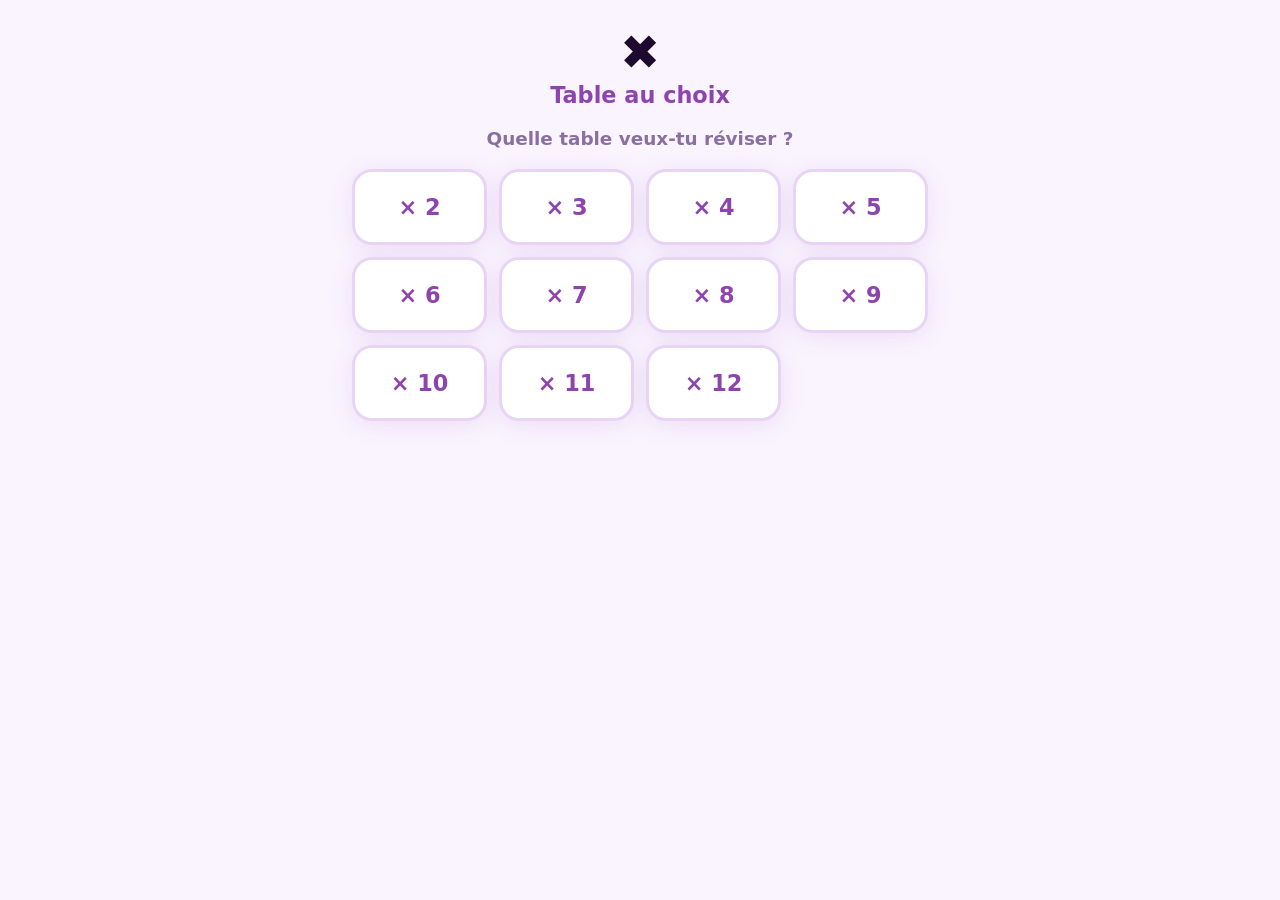
<file: assets/exercises/table_choisie/index.html>
<!DOCTYPE html>
<html lang="fr">
<head>
  <meta charset="UTF-8" />
  <meta name="viewport"
        content="width=device-width, initial-scale=1.0, user-scalable=no" />
  <title>Table au choix</title>
  <link rel="stylesheet" href="style.css" />
</head>
<body>

  <!-- EN-TÊTE -->
  <header class="exercise-header">
    <div class="exercise-header__icon" aria-hidden="true">✖️</div>
    <h1 class="exercise-header__title">Table au choix</h1>
  </header>

  <!-- ============================================================
       ÉCRAN DE SÉLECTION DE LA TABLE
       ============================================================ -->
  <section id="table-screen" class="table-screen">
    <p class="table-screen__subtitle">Quelle table veux-tu réviser ?</p>
    <div class="table-grid" id="table-grid">
      <!-- Boutons générés par JS (tables de 2 à 12) -->
    </div>
  </section>

  <!-- ============================================================
       BARRE DE PROGRESSION
       ============================================================ -->
  <div id="progress-wrap" class="progress-wrap" style="display:none">
    <div class="progress-track" role="progressbar"
         aria-valuemin="0" aria-valuemax="100" aria-valuenow="0">
      <div id="progress-fill" class="progress-fill"></div>
    </div>
    <p id="progress-label" class="progress-label" aria-live="polite">1 / 10</p>
  </div>

  <!-- ============================================================
       SECTION QUESTION
       ============================================================ -->
  <section id="question-section" style="display:none">

    <!-- Rappel de la table en cours -->
    <div class="table-badge" id="table-badge"></div>

    <!-- Carte question -->
    <div class="card">
      <p class="card__label">Combien font…</p>
      <p id="question-text" class="question-text" aria-live="polite">…</p>
    </div>

    <!-- Carte réponse -->
    <div class="card">
      <p class="card__label">Ta réponse</p>
      <div id="answer-section"></div>
      <p id="feedback" class="feedback feedback--empty"
         role="status" aria-live="assertive"></p>
    </div>

  </section>

  <!-- ============================================================
       ÉCRAN DE RÉSULTAT
       ============================================================ -->
  <section id="result-screen" class="result-screen" aria-live="polite">
    <p id="result-emoji"  class="result-emoji"  aria-hidden="true">🎉</p>
    <p id="result-title"  class="result-title">Excellent travail !</p>
    <p id="result-score"  class="result-score">0 / 10</p>
    <p id="result-detail" class="result-detail"></p>
    <button id="btn-restart"  class="btn-restart"  type="button">🔄 Rejouer cette table</button>
    <button id="btn-tables"   class="btn-tables"   type="button">📋 Changer de table</button>
  </section>

  <script src="script.js"></script>
</body>
</html>
</file>
<file: _inspect_jardinage/style.css>
:root {
  --color-primary: #27AE60;
  --color-primary-dark: #1f8c4d;
  --color-secondary: #eaf8ef;
  --color-accent: #f39c12;
  --color-danger: #e74c3c;
  --color-success: #27ae60;
  --color-text: #1f2d1f;
  --color-muted: #5f6f5f;
  --color-white: #ffffff;
  --color-bg: #f4fbf5;
  --color-card: #ffffff;
  --color-border: #d7ebda;
  --shadow-soft: 0 10px 30px rgba(39, 174, 96, 0.12);
  --radius-lg: 24px;
  --radius-md: 18px;
  --radius-sm: 12px;
  --space-xs: 0.5rem;
  --space-sm: 0.75rem;
  --space-md: 1rem;
  --space-lg: 1.5rem;
  --space-xl: 2rem;
  --font-sm: 1rem;
  --font-md: 1.2rem;
  --font-lg: 1.6rem;
  --font-xl: 2rem;
  --button-height: 56px;
  --max-width: 640px;
}

* {
  box-sizing: border-box;
}

body {
  margin: 0;
  font-family: Arial, Helvetica, sans-serif;
  background: linear-gradient(180deg, #f4fbf5 0%, #e8f8ea 100%);
  color: var(--color-text);
  min-height: 100vh;
}

.app {
  width: 100%;
  max-width: var(--max-width);
  margin: 0 auto;
  padding: var(--space-md);
}

.app-header,
.progress-card,
.question-card,
.result-card {
  background: var(--color-card);
  border: 2px solid var(--color-border);
  border-radius: var(--radius-lg);
  box-shadow: var(--shadow-soft);
}

.app-header {
  padding: var(--space-lg);
  text-align: center;
  margin-top: var(--space-md);
}

.badge {
  display: inline-block;
  background: var(--color-secondary);
  color: var(--color-primary-dark);
  border-radius: 999px;
  padding: 0.5rem 0.9rem;
  font-size: var(--font-sm);
  font-weight: 700;
  margin-bottom: var(--space-sm);
}

h1 {
  font-size: var(--font-xl);
  margin: 0 0 var(--space-xs);
}

.description {
  margin: 0;
  font-size: var(--font-md);
  color: var(--color-muted);
}

.progress-card,
.question-card {
  margin-top: var(--space-md);
  padding: var(--space-lg);
}

.progress-top {
  display: flex;
  justify-content: space-between;
  align-items: center;
  gap: var(--space-sm);
  font-size: var(--font-sm);
  font-weight: 700;
}

.progress-bar {
  margin-top: var(--space-sm);
  width: 100%;
  height: 16px;
  background: #e3f3e6;
  border-radius: 999px;
  overflow: hidden;
}

#progress-fill {
  width: 0%;
  height: 100%;
  background: linear-gradient(90deg, var(--color-primary), #58d68d);
  border-radius: 999px;
  transition: width 0.25s ease;
}

#question-text {
  font-size: var(--font-lg);
  text-align: center;
  margin: 0 0 var(--space-lg);
}

.choices-grid {
  display: grid;
  grid-template-columns: 1fr;
  gap: var(--space-sm);
}

.choice-btn,
#btn-validate,
#btn-restart {
  min-height: var(--button-height);
  border: none;
  border-radius: var(--radius-sm);
  font-size: var(--font-md);
  font-weight: 700;
  padding: 0.9rem 1rem;
  cursor: pointer;
  transition: transform 0.15s ease, background 0.2s ease, opacity 0.2s ease;
}

.choice-btn {
  background: #f7fcf8;
  color: var(--color-text);
  border: 2px solid var(--color-border);
}

.choice-btn:hover,
#btn-validate:hover,
#btn-restart:hover {
  transform: translateY(-1px);
}

.choice-btn:disabled,
#btn-validate:disabled {
  cursor: not-allowed;
  opacity: 0.8;
}

.choice-btn--correct {
  background: #ddf7e7;
  border-color: var(--color-success);
  color: #17663a;
  animation: bounce 0.45s ease;
}

.choice-btn--wrong {
  background: #fde3df;
  border-color: var(--color-danger);
  color: #8f2d22;
  animation: shake 0.35s ease;
}

#btn-validate,
#btn-restart {
  width: 100%;
  background: var(--color-primary);
  color: var(--color-white);
  margin-top: var(--space-md);
}

.text-answer {
  width: 100%;
  min-height: var(--button-height);
  border-radius: var(--radius-sm);
  border: 2px solid var(--color-border);
  font-size: var(--font-md);
  padding: 0.9rem 1rem;
}

.feedback {
  min-height: 2rem;
  margin: var(--space-md) 0 0;
  text-align: center;
  font-size: var(--font-md);
  font-weight: 700;
}

.feedback--correct {
  color: var(--color-success);
}

.feedback--wrong {
  color: var(--color-danger);
}

.feedback--empty {
  opacity: 0;
}

.result-screen {
  display: none;
  margin-top: var(--space-md);
}

.result-screen.is-visible {
  display: flex;
}

.result-card {
  width: 100%;
  padding: var(--space-xl) var(--space-lg);
  text-align: center;
}

.result-emoji {
  font-size: 3rem;
  margin-bottom: var(--space-sm);
}

#result-title {
  font-size: var(--font-xl);
  margin: 0 0 var(--space-sm);
}

#result-score,
#result-detail {
  font-size: var(--font-md);
  margin: 0.4rem 0;
}

@keyframes bounce {
  0% { transform: scale(1); }
  35% { transform: scale(1.06); }
  70% { transform: scale(0.98); }
  100% { transform: scale(1); }
}

@keyframes shake {
  0% { transform: translateX(0); }
  25% { transform: translateX(-6px); }
  50% { transform: translateX(6px); }
  75% { transform: translateX(-4px); }
  100% { transform: translateX(0); }
}

@media (min-width: 600px) {
  .app {
    padding: var(--space-xl) var(--space-lg);
  }

  .choices-grid {
    grid-template-columns: 1fr 1fr;
  }

  h1 {
    font-size: 2.3rem;
  }

  #question-text {
    font-size: 1.8rem;
  }
}
</file>
<file: template/style.css>
/* =============================================================
   TEMPLATE – Style d'exercice EduKids
   -------------------------------------------------------------
   Ce fichier est le point de départ pour tout nouvel exercice.
   Personnalise les variables CSS en haut du fichier.
   ============================================================= */

/* ------------------------------------------------------------------
   1. VARIABLES — à personnaliser par exercice
   ------------------------------------------------------------------ */
:root {
  /* Couleur principale de l'exercice (reprend colorHex du manifest) */
  --color-primary:     #4A90D9;
  --color-primary-lt:  #D6EAF8;   /* version claire pour fonds */

  /* Feedback */
  --color-correct:     #27AE60;
  --color-correct-lt:  #D5F5E3;
  --color-wrong:       #E74C3C;
  --color-wrong-lt:    #FADBD8;

  /* Neutrals */
  --color-bg:          #F4F8FF;
  --color-surface:     #FFFFFF;
  --color-border:      #DDE6F0;
  --color-text:        #1A2B3C;
  --color-text-muted:  #7F8C9A;

  /* Géométrie */
  --radius-card:  20px;
  --radius-btn:   14px;
  --radius-input: 12px;
  --shadow-card:  0 4px 24px rgba(74, 144, 217, 0.12);

  /* Typographie — grande pour les enfants */
  --font:          system-ui, -apple-system, 'Segoe UI', sans-serif;
  --font-size-xs:  0.85rem;
  --font-size-sm:  1rem;
  --font-size-md:  1.15rem;
  --font-size-lg:  1.4rem;
  --font-size-xl:  2rem;
  --font-size-2xl: 2.8rem;
}

/* ------------------------------------------------------------------
   2. RESET & BASE
   ------------------------------------------------------------------ */
*, *::before, *::after {
  box-sizing: border-box;
  margin: 0;
  padding: 0;
}

html {
  /* Empêche le zoom iOS sur les champs input */
  -webkit-text-size-adjust: 100%;
}

body {
  font-family: var(--font);
  font-size: var(--font-size-md);
  background: var(--color-bg);
  color: var(--color-text);
  min-height: 100dvh;
  display: flex;
  flex-direction: column;
  align-items: center;
  padding: 16px 16px 32px;
  /* Largeur max pour tablette, centré */
  max-width: 640px;
  margin-inline: auto;
}

/* ------------------------------------------------------------------
   3. EN-TÊTE
   ------------------------------------------------------------------ */
.exercise-header {
  width: 100%;
  text-align: center;
  margin-bottom: 20px;
}

.exercise-header__icon {
  font-size: 3rem;
  line-height: 1;
  margin-bottom: 6px;
}

.exercise-header__title {
  font-size: var(--font-size-lg);
  font-weight: 800;
  color: var(--color-primary);
}

/* ------------------------------------------------------------------
   4. BARRE DE PROGRESSION
   ------------------------------------------------------------------ */
.progress-track {
  width: 100%;
  height: 12px;
  background: var(--color-border);
  border-radius: 8px;
  overflow: hidden;
  margin-bottom: 6px;
}

.progress-fill {
  height: 100%;
  background: var(--color-primary);
  border-radius: 8px;
  transition: width 0.4s ease;
  width: 0%;
}

.progress-label {
  font-size: var(--font-size-xs);
  color: var(--color-text-muted);
  text-align: right;
  margin-bottom: 20px;
}

/* ------------------------------------------------------------------
   5. CARTE QUESTION
   ------------------------------------------------------------------ */
.card {
  background: var(--color-surface);
  border-radius: var(--radius-card);
  box-shadow: var(--shadow-card);
  padding: 28px 24px;
  width: 100%;
  margin-bottom: 16px;
}

.card__label {
  font-size: var(--font-size-xs);
  font-weight: 700;
  text-transform: uppercase;
  letter-spacing: 0.08em;
  color: var(--color-primary);
  margin-bottom: 10px;
}

.question-text {
  font-size: var(--font-size-xl);
  font-weight: 800;
  color: var(--color-text);
  text-align: center;
  line-height: 1.3;
  min-height: 2.4em;
  display: flex;
  align-items: center;
  justify-content: center;
}

/* ------------------------------------------------------------------
   6. ZONE DE RÉPONSE
   ------------------------------------------------------------------ */

/* --- 6a. Boutons choix multiple --- */
.choices-grid {
  display: grid;
  grid-template-columns: 1fr 1fr;
  gap: 14px;
}

.choice-btn {
  font-family: var(--font);
  font-size: var(--font-size-lg);
  font-weight: 700;
  padding: 20px 12px;
  border: 3px solid var(--color-border);
  border-radius: var(--radius-btn);
  background: var(--color-surface);
  color: var(--color-text);
  cursor: pointer;
  text-align: center;
  transition: transform 0.12s ease, background 0.18s, border-color 0.18s;
  -webkit-tap-highlight-color: transparent;
  touch-action: manipulation;
}

.choice-btn:hover:not(:disabled) {
  background: var(--color-primary-lt);
  border-color: var(--color-primary);
  transform: translateY(-2px);
}

.choice-btn:active:not(:disabled) {
  transform: scale(0.97);
}

.choice-btn--correct {
  background: var(--color-correct-lt) !important;
  border-color: var(--color-correct) !important;
  color: var(--color-correct) !important;
  animation: anim-bounce 0.4s ease;
}

.choice-btn--wrong {
  background: var(--color-wrong-lt) !important;
  border-color: var(--color-wrong) !important;
  color: var(--color-wrong) !important;
  animation: anim-shake 0.4s ease;
}

.choice-btn:disabled {
  cursor: default;
  transform: none !important;
}

/* --- 6b. Champ texte libre --- */
.answer-input-wrap {
  display: flex;
  gap: 10px;
  align-items: stretch;
}

.answer-input {
  flex: 1;
  font-family: var(--font);
  font-size: var(--font-size-lg);
  font-weight: 700;
  padding: 16px 18px;
  border: 3px solid var(--color-border);
  border-radius: var(--radius-input);
  background: var(--color-surface);
  color: var(--color-text);
  outline: none;
  transition: border-color 0.2s;
  /* Empêche le zoom mobile sur focus */
  font-size: max(16px, var(--font-size-lg));
}

.answer-input:focus {
  border-color: var(--color-primary);
}

.answer-input--correct {
  border-color: var(--color-correct) !important;
  background: var(--color-correct-lt) !important;
}

.answer-input--wrong {
  border-color: var(--color-wrong) !important;
  background: var(--color-wrong-lt) !important;
  animation: anim-shake 0.4s ease;
}

/* ------------------------------------------------------------------
   7. BOUTON VALIDER
   ------------------------------------------------------------------ */
.btn-validate {
  font-family: var(--font);
  font-size: var(--font-size-md);
  font-weight: 800;
  padding: 18px 32px;
  width: 100%;
  border: none;
  border-radius: var(--radius-btn);
  background: var(--color-primary);
  color: #fff;
  cursor: pointer;
  transition: opacity 0.2s, transform 0.12s;
  -webkit-tap-highlight-color: transparent;
  touch-action: manipulation;
  margin-top: 4px;
}

.btn-validate:hover:not(:disabled) { opacity: 0.88; }
.btn-validate:active:not(:disabled) { transform: scale(0.98); }

.btn-validate:disabled {
  opacity: 0.35;
  cursor: default;
}

/* ------------------------------------------------------------------
   8. FEEDBACK
   ------------------------------------------------------------------ */
.feedback {
  min-height: 2em;
  font-size: var(--font-size-md);
  font-weight: 700;
  text-align: center;
  margin-top: 14px;
  transition: opacity 0.2s;
}

.feedback--correct { color: var(--color-correct); }
.feedback--wrong   { color: var(--color-wrong); }
.feedback--empty   { opacity: 0; }

/* ------------------------------------------------------------------
   9. ÉCRAN DE RÉSULTAT (affiché via JS)
   ------------------------------------------------------------------ */
.result-screen {
  display: none;
  flex-direction: column;
  align-items: center;
  gap: 16px;
  text-align: center;
  width: 100%;
  animation: anim-fadein 0.5s ease;
}

.result-screen.is-visible { display: flex; }

.result-emoji  { font-size: 5.5rem; line-height: 1; }
.result-title  { font-size: var(--font-size-xl); font-weight: 800; }
.result-score  { font-size: var(--font-size-2xl); font-weight: 900; color: var(--color-primary); }
.result-detail { font-size: var(--font-size-sm); color: var(--color-text-muted); }

.btn-restart {
  font-family: var(--font);
  font-size: var(--font-size-md);
  font-weight: 800;
  padding: 18px 48px;
  margin-top: 8px;
  border: none;
  border-radius: var(--radius-btn);
  background: var(--color-primary);
  color: #fff;
  cursor: pointer;
  transition: opacity 0.2s;
}

.btn-restart:hover { opacity: 0.88; }

/* ------------------------------------------------------------------
   10. ANIMATIONS
   ------------------------------------------------------------------ */
@keyframes anim-bounce {
  0%   { transform: scale(1); }
  40%  { transform: scale(1.1); }
  100% { transform: scale(1); }
}

@keyframes anim-shake {
  0%, 100% { transform: translateX(0); }
  20%       { transform: translateX(-10px); }
  60%       { transform: translateX(10px); }
}

@keyframes anim-fadein {
  from { opacity: 0; transform: translateY(24px); }
  to   { opacity: 1; transform: translateY(0); }
}

@keyframes anim-popin {
  from { opacity: 0; transform: scale(0.6); }
  to   { opacity: 1; transform: scale(1); }
}

/* ------------------------------------------------------------------
   11. RESPONSIVE TABLETTE (> 600px)
   ------------------------------------------------------------------ */
@media (min-width: 600px) {
  body { padding: 28px 32px 48px; }

  .card { padding: 36px 32px; }

  .question-text { font-size: var(--font-size-2xl); }

  .choices-grid { gap: 18px; }

  .choice-btn { font-size: var(--font-size-xl); padding: 24px 16px; }
}
</file>
<file: assets/exercises/addition/style.css>
/* =========================================================
   Styles de l'exercice : Additions simples
   ========================================================= */

*, *::before, *::after {
  box-sizing: border-box;
  margin: 0;
  padding: 0;
}

:root {
  --primary:   #4A90D9;
  --success:   #27AE60;
  --error:     #E74C3C;
  --neutral:   #ECF0F1;
  --text:      #2C3E50;
  --radius:    16px;
  --font:      system-ui, -apple-system, sans-serif;
}

body {
  font-family: var(--font);
  background: #F0F6FF;
  color: var(--text);
  display: flex;
  flex-direction: column;
  align-items: center;
  min-height: 100vh;
  padding: 16px;
}

/* ---------- En-tête ---------- */
header {
  text-align: center;
  margin-bottom: 24px;
}

header h1 {
  font-size: clamp(1.4rem, 4vw, 2rem);
  color: var(--primary);
}

/* ---------- Progression ---------- */
#progress-bar-container {
  width: 100%;
  max-width: 480px;
  background: var(--neutral);
  border-radius: 8px;
  height: 14px;
  margin-bottom: 8px;
  overflow: hidden;
}

#progress-bar {
  height: 100%;
  background: var(--primary);
  border-radius: 8px;
  transition: width 0.4s ease;
  width: 0%;
}

#progress-label {
  font-size: 0.9rem;
  color: #7F8C8D;
  margin-bottom: 24px;
}

/* ---------- Carte question ---------- */
.card {
  background: #fff;
  border-radius: var(--radius);
  padding: 32px 24px;
  width: 100%;
  max-width: 480px;
  box-shadow: 0 4px 20px rgba(0, 0, 0, 0.08);
  text-align: center;
  margin-bottom: 24px;
}

#question-text {
  font-size: clamp(2rem, 8vw, 3.5rem);
  font-weight: 700;
  color: var(--text);
  margin-bottom: 28px;
  letter-spacing: 2px;
}

/* ---------- Grille de réponses ---------- */
#answers-grid {
  display: grid;
  grid-template-columns: 1fr 1fr;
  gap: 16px;
}

.answer-btn {
  font-size: clamp(1.4rem, 5vw, 2rem);
  font-weight: 700;
  padding: 20px 0;
  border: 3px solid transparent;
  border-radius: var(--radius);
  background: var(--neutral);
  color: var(--text);
  cursor: pointer;
  transition: transform 0.1s, background 0.2s, border-color 0.2s;
  -webkit-tap-highlight-color: transparent;
}

.answer-btn:hover {
  background: #D6EAF8;
  transform: scale(1.04);
}

.answer-btn.correct {
  background: #D5F5E3;
  border-color: var(--success);
  color: var(--success);
  animation: bounce 0.4s ease;
}

.answer-btn.wrong {
  background: #FADBD8;
  border-color: var(--error);
  color: var(--error);
  animation: shake 0.4s ease;
}

.answer-btn:disabled {
  cursor: default;
  transform: none;
}

/* ---------- Feedback ---------- */
#feedback {
  font-size: 1.1rem;
  min-height: 1.6em;
  margin-top: 8px;
  font-weight: 600;
  color: var(--text);
}

/* ---------- Écran de fin ---------- */
#result-screen {
  display: none;
  flex-direction: column;
  align-items: center;
  gap: 16px;
  text-align: center;
  animation: fadeIn 0.5s ease;
}

#result-screen.visible {
  display: flex;
}

#result-emoji  { font-size: 5rem; }
#result-title  { font-size: 1.8rem; font-weight: 700; }
#result-score  { font-size: 3rem; font-weight: 800; color: var(--primary); }
#result-detail { color: #7F8C8D; }

#restart-btn {
  margin-top: 16px;
  padding: 16px 40px;
  font-size: 1.1rem;
  font-weight: 700;
  background: var(--primary);
  color: #fff;
  border: none;
  border-radius: var(--radius);
  cursor: pointer;
  transition: opacity 0.2s;
}

#restart-btn:hover { opacity: 0.88; }

/* ---------- Animations ---------- */
@keyframes bounce {
  0%   { transform: scale(1); }
  50%  { transform: scale(1.12); }
  100% { transform: scale(1); }
}

@keyframes shake {
  0%, 100% { transform: translateX(0); }
  25%       { transform: translateX(-8px); }
  75%       { transform: translateX(8px); }
}

@keyframes fadeIn {
  from { opacity: 0; transform: translateY(20px); }
  to   { opacity: 1; transform: translateY(0); }
}
</file>
<file: assets/exercises/additions/style.css>
/* ════════════════════════════════════════════════════════════
   VARIABLES & BASE
   --level-color est mis à jour par JS selon le niveau choisi.
   ════════════════════════════════════════════════════════════ */
:root {
  --level-color:    #27AE60;
  --level-color-lt: rgba(39, 174, 96, .12);
  --easy:    #27AE60;
  --medium:  #E67E22;
  --hard:    #C0392B;
  --brand:   #2980B9;
  --surface: #FFFFFF;
  --bg:      #F8F9FA;
  --text:    #1A1A2E;
  --muted:   #6B7280;
  --radius:  16px;
  --shadow:  0 2px 14px rgba(0, 0, 0, .10);
}

*, *::before, *::after { box-sizing: border-box; margin: 0; padding: 0; }

body {
  font-family: 'Segoe UI', Arial, sans-serif;
  background: var(--bg);
  color: var(--text);
  min-height: 100vh;
  padding-bottom: 32px;
}

/* ════════════════════════════════════════════════════════════
   ÉCRAN DE SÉLECTION DE NIVEAU
   ════════════════════════════════════════════════════════════ */
.level-screen {
  display: flex;
  flex-direction: column;
  align-items: center;
  padding: 36px 20px;
  min-height: 100vh;
}

.level-header       { display: flex; align-items: center; gap: 12px; margin-bottom: 8px; }
.level-header__icon { font-size: 44px; }
.level-header__title {
  font-size: 2.2rem;
  font-weight: 900;
  color: var(--brand);
}

.level-subtitle {
  font-size: 1rem;
  color: var(--muted);
  margin-bottom: 32px;
  text-align: center;
}

.level-cards {
  display: flex;
  flex-direction: column;
  gap: 14px;
  width: 100%;
  max-width: 420px;
}

.level-card {
  display: flex;
  flex-direction: column;
  align-items: center;
  gap: 4px;
  padding: 22px 24px;
  border-radius: var(--radius);
  border: 3px solid transparent;
  background: var(--surface);
  box-shadow: var(--shadow);
  cursor: pointer;
  text-align: center;
  transition: transform .15s, box-shadow .15s;
}
.level-card:hover  { transform: translateY(-3px); box-shadow: 0 6px 20px rgba(0,0,0,.14); }
.level-card:active { transform: translateY(0); }

.level-card--easy   { border-color: var(--easy);   }
.level-card--medium { border-color: var(--medium); }
.level-card--hard   { border-color: var(--hard);   }

.level-card__emoji { font-size: 2.2rem; }
.level-card__name  { font-size: 1.35rem; font-weight: 800; color: var(--text); }
.level-card__range { font-size: .88rem; color: var(--muted); }
.level-card__timer { font-size: .82rem; font-weight: 700; margin-top: 4px; }
.level-card--easy   .level-card__timer { color: var(--easy);   }
.level-card--medium .level-card__timer { color: var(--medium); }
.level-card--hard   .level-card__timer { color: var(--hard);   }

/* ════════════════════════════════════════════════════════════
   EN-TÊTE DU JEU
   ════════════════════════════════════════════════════════════ */
.ex-header {
  display: flex;
  align-items: center;
  justify-content: space-between;
  padding: 12px 16px;
  background: var(--surface);
  box-shadow: 0 1px 4px rgba(0,0,0,.08);
  gap: 8px;
}
.ex-header__left  { display: flex; align-items: center; gap: 8px; min-width: 0; }
.ex-header__icon  { font-size: 22px; flex-shrink: 0; }
.ex-header__title {
  font-size: 1.05rem;
  font-weight: 800;
  color: var(--level-color);
  white-space: nowrap;
  overflow: hidden;
  text-overflow: ellipsis;
}

.level-badge {
  font-size: .75rem;
  font-weight: 700;
  padding: 4px 12px;
  border-radius: 20px;
  color: white;
  background: var(--level-color);
  flex-shrink: 0;
  transition: background .3s;
}

/* ════════════════════════════════════════════════════════════
   PROGRESSION
   ════════════════════════════════════════════════════════════ */
.progress-track { height: 7px; background: #E5E7EB; }
.progress-fill  { height: 100%; width: 0%; background: var(--level-color); transition: width .4s ease; }
.progress-label { text-align: right; font-size: .82rem; color: var(--muted); padding: 4px 16px 0; }

/* ════════════════════════════════════════════════════════════
   CHRONOMÈTRE
   ════════════════════════════════════════════════════════════ */
.timer-track { height: 10px; background: #F3F4F6; }
.timer-fill  { height: 100%; width: 100%; background: var(--level-color); transition: background .4s; }
.timer-fill.danger { background: var(--hard); }

/* ════════════════════════════════════════════════════════════
   CARTES
   ════════════════════════════════════════════════════════════ */
main { display: flex; flex-direction: column; gap: 12px; }

.card {
  background: var(--surface);
  border-radius: var(--radius);
  box-shadow: var(--shadow);
  padding: 16px;
  margin: 0 16px;
}
.card:first-of-type { margin-top: 14px; }

.card__label {
  font-size: .72rem;
  font-weight: 700;
  letter-spacing: .07em;
  text-transform: uppercase;
  color: var(--muted);
  margin-bottom: 14px;
}

/* ════════════════════════════════════════════════════════════
   FORMULE  (A + B = ?)
   ════════════════════════════════════════════════════════════ */
.formula {
  display: flex;
  align-items: center;
  justify-content: center;
  gap: 10px;
  flex-wrap: wrap;
  padding: 6px 0;
}

.formula-num   { font-size: 2.6rem; font-weight: 900; color: var(--text); }
.formula-op    { font-size: 2.4rem; font-weight: 700; color: var(--level-color); }
.formula-eq    { font-size: 2.2rem; font-weight: 300; color: var(--muted); }
.formula-blank {
  font-size: 2.4rem;
  font-weight: 900;
  background: #F3F4F6;
  border: 3px dashed var(--level-color);
  border-radius: 12px;
  padding: 0 24px;
  min-width: 90px;
  text-align: center;
  color: var(--level-color);
  transition: background .25s, color .25s, border-color .25s, border-style .25s;
}
.formula-blank.revealed-correct { background: #D4EFDF; border: 3px solid var(--easy); color: var(--easy); }
.formula-blank.revealed-wrong   { background: #FDECEA; border: 3px solid var(--hard); color: var(--hard); }

/* ════════════════════════════════════════════════════════════
   BOUTONS DE RÉPONSE
   ════════════════════════════════════════════════════════════ */
.choices-grid { display: grid; grid-template-columns: 1fr 1fr; gap: 10px; }

.choice-btn {
  background: #F9FAFB;
  border: 2.5px solid #E5E7EB;
  border-radius: 12px;
  color: var(--text);
  font-size: 1.4rem;
  font-weight: 900;
  padding: 18px 8px;
  cursor: pointer;
  transition: background .15s, border-color .15s, transform .1s;
  text-align: center;
  min-height: 60px;
}
.choice-btn:hover:not(:disabled) { background: var(--level-color-lt); border-color: var(--level-color); transform: translateY(-2px); }
.choice-btn:active:not(:disabled) { transform: translateY(0); }
.choice-btn--correct { background: #D4EFDF; border-color: var(--easy); color: var(--easy); }
.choice-btn--wrong   { background: #FDECEA; border-color: var(--hard); color: var(--hard); }
.choice-btn:disabled { cursor: default; }

/* ════════════════════════════════════════════════════════════
   FEEDBACK
   ════════════════════════════════════════════════════════════ */
.feedback          { margin-top: 12px; font-size: .95rem; font-weight: 600; text-align: center; min-height: 1.4em; }
.feedback--empty   { color: transparent; }
.feedback--correct { color: var(--easy); }
.feedback--wrong   { color: var(--hard); }

/* ════════════════════════════════════════════════════════════
   RÉSULTAT
   ════════════════════════════════════════════════════════════ */
.result-screen {
  display: flex;
  flex-direction: column;
  align-items: center;
  padding: 40px 24px;
  gap: 10px;
  min-height: 100vh;
}

.result-emoji  { font-size: 72px; }
.result-title  { font-size: 1.5rem; font-weight: 900; text-align: center; color: var(--level-color); }
.result-score  { font-size: 3.6rem; font-weight: 900; color: var(--text); }
.result-level  { font-size: .9rem;  font-weight: 700; color: var(--level-color); }
.result-detail { font-size: .88rem; color: var(--muted); }

.btn-action {
  width: 100%;
  max-width: 340px;
  border: none;
  border-radius: 14px;
  padding: 15px 32px;
  font-size: 1.05rem;
  font-weight: 700;
  cursor: pointer;
  transition: opacity .15s, transform .1s;
}
.btn-action:hover  { opacity: .88; }
.btn-action:active { transform: scale(.97); }

.btn-action--primary   { background: var(--level-color); color: white; margin-top: 16px; }
.btn-action--secondary { background: white; color: var(--level-color); border: 2.5px solid var(--level-color); }
</file>
<file: assets/exercises/complements/style.css>
/* =============================================================
   Compléments à 10 / 100 / 1000  —  CE2
   Thème : rouge chaud, urgence du timer, éclats de victoire
   ============================================================= */

/* ------------------------------------------------------------------
   1. VARIABLES
   ------------------------------------------------------------------ */
:root {
  /* Couleurs type d'exercice */
  --c-10:    #3498DB;   /* complément à 10   → bleu  */
  --c-100:   #8E44AD;   /* complément à 100  → violet */
  --c-1000:  #E74C3C;   /* complément à 1000 → rouge  */

  /* Timer */
  --timer-ok:     #2ECC71;
  --timer-warn:   #F39C12;
  --timer-danger: #E74C3C;

  /* UI générale */
  --c-bg:       #FFF5F5;
  --c-surface:  #FFFFFF;
  --c-text:     #1A2B3C;
  --c-muted:    #7F8C9A;
  --c-border:   #E8D5D5;
  --c-correct:  #27AE60;
  --c-correct-lt: #D5F5E3;
  --c-wrong:    #E74C3C;
  --c-wrong-lt: #FADBD8;
  --c-streak:   #F1C40F;   /* pastilles de série */
  --c-blank:    #FFF3CD;   /* fond de la case "?" */

  /* Géométrie */
  --radius:  16px;
  --shadow:  0 4px 20px rgba(231,76,60,.10);

  /* Typo */
  --font: system-ui, -apple-system, 'Segoe UI', sans-serif;
}

/* ------------------------------------------------------------------
   2. RESET
   ------------------------------------------------------------------ */
*, *::before, *::after { box-sizing: border-box; margin: 0; padding: 0; }
html { -webkit-text-size-adjust: 100%; }

body {
  font-family: var(--font);
  background: var(--c-bg);
  color: var(--c-text);
  min-height: 100dvh;
  display: flex;
  flex-direction: column;
  align-items: center;
  padding: 12px 16px 28px;
  max-width: 600px;
  margin-inline: auto;
  gap: 12px;
}

/* ------------------------------------------------------------------
   3. EN-TÊTE
   ------------------------------------------------------------------ */
.ex-header {
  width: 100%;
  display: flex;
  align-items: center;
  justify-content: space-between;
  padding: 4px 0;
}

.ex-header__title {
  font-size: clamp(1.1rem, 3.5vw, 1.5rem);
  font-weight: 800;
  color: var(--c-1000);
}

/* Compteur de série */
.streak-counter {
  display: flex;
  align-items: center;
  gap: 4px;
  background: var(--c-surface);
  border: 2px solid var(--c-streak);
  border-radius: 999px;
  padding: 4px 14px 4px 10px;
}

.streak-counter__fire  { font-size: 1.2rem; line-height: 1; }

.streak-counter__value {
  font-size: 1.4rem;
  font-weight: 900;
  color: var(--c-1000);
  min-width: 1.5ch;
  text-align: right;
  transition: transform 0.15s ease;
}
.streak-counter__value.bump {
  animation: anim-bump 0.25s ease;
}

.streak-counter__sep,
.streak-counter__target {
  font-size: 1rem;
  font-weight: 700;
  color: var(--c-muted);
}

/* ------------------------------------------------------------------
   4. MINUTEUR
   ------------------------------------------------------------------ */
.timer-wrap {
  width: 100%;
  display: flex;
  align-items: center;
  gap: 10px;
}

.timer-track {
  flex: 1;
  height: 18px;
  background: #F0E0E0;
  border-radius: 999px;
  overflow: hidden;
}

.timer-bar {
  height: 100%;
  width: 100%;
  border-radius: 999px;
  background: var(--timer-ok);
  transition: background-color 0.3s ease;
  /* Pas de transition sur width : mise à jour JS toutes les 50ms = fluide */
}

.timer-bar--ok     { background: var(--timer-ok); }
.timer-bar--warn   { background: var(--timer-warn); }
.timer-bar--danger {
  background: var(--timer-danger);
  animation: anim-pulse 0.4s infinite alternate;
}

.timer-label {
  font-size: 1.2rem;
  font-weight: 900;
  color: var(--c-text);
  min-width: 1.5ch;
  text-align: right;
}

/* ------------------------------------------------------------------
   5. CARTE GÉNÉRIQUE
   ------------------------------------------------------------------ */
.card {
  background: var(--c-surface);
  border-radius: var(--radius);
  box-shadow: var(--shadow);
  padding: 20px 18px;
  width: 100%;
}

/* ------------------------------------------------------------------
   6. CARTE QUESTION
   ------------------------------------------------------------------ */
.type-label {
  font-size: 0.75rem;
  font-weight: 800;
  text-transform: uppercase;
  letter-spacing: 0.1em;
  margin-bottom: 14px;
  padding: 4px 10px;
  border-radius: 999px;
  display: inline-block;
  color: #fff;
}
.type--10   { background: var(--c-10); }
.type--100  { background: var(--c-100); }
.type--1000 { background: var(--c-1000); }

/* Équation : A + [?] = B */
.equation {
  display: flex;
  align-items: center;
  justify-content: center;
  gap: clamp(6px, 2vw, 14px);
  flex-wrap: wrap;
  padding: 8px 0 4px;
}

.eq-num,
.eq-op,
.eq-target {
  font-size: clamp(2rem, 9vw, 3.5rem);
  font-weight: 900;
  line-height: 1;
}

.eq-op     { color: var(--c-muted); }
.eq-target { color: var(--c-10); }  /* sera surchargée par JS via classe */

/* Case de la réponse manquante */
.eq-blank {
  display: inline-flex;
  align-items: center;
  justify-content: center;
  min-width: clamp(60px, 18vw, 110px);
  height: clamp(54px, 14vw, 80px);
  background: var(--c-blank);
  border: 3px dashed #D4A017;
  border-radius: 12px;
  font-size: clamp(1.8rem, 7vw, 3rem);
  font-weight: 900;
  color: #7D5A00;
  transition: background 0.2s, border-color 0.2s;
}
/* Quand la réponse est révélée (ajout de classe par JS) */
.eq-blank.revealed-correct {
  background: var(--c-correct-lt);
  border-color: var(--c-correct);
  color: var(--c-correct);
}
.eq-blank.revealed-wrong {
  background: var(--c-wrong-lt);
  border-color: var(--c-wrong);
  color: var(--c-wrong);
}

/* ------------------------------------------------------------------
   7. GRILLE DE RÉPONSES
   ------------------------------------------------------------------ */
.choices-grid {
  display: grid;
  grid-template-columns: 1fr 1fr;
  gap: 12px;
}

.choice-btn {
  font-family: var(--font);
  font-size: clamp(1.3rem, 5vw, 2rem);
  font-weight: 800;
  padding: 18px 8px;
  border: 3px solid var(--c-border);
  border-radius: var(--radius);
  background: var(--c-surface);
  color: var(--c-text);
  cursor: pointer;
  text-align: center;
  transition: transform 0.1s, background 0.15s, border-color 0.15s;
  -webkit-tap-highlight-color: transparent;
  touch-action: manipulation;
}
.choice-btn:hover:not(:disabled) {
  background: #FFF0EE;
  border-color: var(--c-1000);
  transform: translateY(-2px);
}
.choice-btn:active:not(:disabled) { transform: scale(0.96); }

.choice-btn--correct {
  background: var(--c-correct-lt) !important;
  border-color: var(--c-correct) !important;
  color: var(--c-correct) !important;
  animation: anim-bounce 0.4s ease;
}
.choice-btn--wrong {
  background: var(--c-wrong-lt) !important;
  border-color: var(--c-wrong) !important;
  color: var(--c-wrong) !important;
  animation: anim-shake 0.4s ease;
}
.choice-btn:disabled { cursor: default; transform: none !important; }

/* ------------------------------------------------------------------
   8. FEEDBACK
   ------------------------------------------------------------------ */
.feedback {
  min-height: 1.6em;
  font-size: 1rem;
  font-weight: 700;
  text-align: center;
  margin-top: 12px;
}
.feedback--correct { color: var(--c-correct); }
.feedback--wrong   { color: var(--c-wrong); }
.feedback--empty   { opacity: 0; pointer-events: none; }

/* ------------------------------------------------------------------
   9. PASTILLES DE SÉRIE (15 cercles)
   ------------------------------------------------------------------ */
.streak-dots {
  display: flex;
  gap: 6px;
  justify-content: center;
  flex-wrap: wrap;
  width: 100%;
  padding: 4px 0;
}

.streak-dot {
  width: 22px;
  height: 22px;
  border-radius: 50%;
  background: #E8D5D5;
  border: 2px solid #D4AAAA;
  transition: background 0.2s, transform 0.2s, border-color 0.2s;
  flex-shrink: 0;
}
.streak-dot.dot-active {
  background: var(--c-streak);
  border-color: #C9A90A;
  transform: scale(1.15);
}
.streak-dot.dot-just-added {
  animation: anim-pop 0.3s ease;
}

/* ------------------------------------------------------------------
   10. ÉCRAN DE FIN
   ------------------------------------------------------------------ */
.result-screen {
  display: none;
  flex-direction: column;
  align-items: center;
  gap: 12px;
  text-align: center;
  width: 100%;
  padding: 16px 0;
  animation: anim-fadein 0.5s ease;
}
.result-screen.is-visible { display: flex; }

.result-emoji  { font-size: 5rem; line-height: 1; }
.result-title  { font-size: clamp(1.4rem, 5vw, 2rem); font-weight: 800; }
.result-streak {
  font-size: 1rem;
  font-weight: 700;
  color: var(--c-muted);
}
.result-score  {
  font-size: clamp(2rem, 8vw, 3rem);
  font-weight: 900;
  color: var(--c-1000);
}
.result-detail { font-size: 0.95rem; color: var(--c-muted); }

.btn-restart {
  font-family: var(--font);
  font-size: 1.1rem;
  font-weight: 800;
  padding: 16px 48px;
  margin-top: 8px;
  border: none;
  border-radius: var(--radius);
  background: var(--c-1000);
  color: #fff;
  cursor: pointer;
  transition: opacity 0.2s;
}
.btn-restart:hover { opacity: 0.88; }

/* ------------------------------------------------------------------
   11. ANIMATIONS
   ------------------------------------------------------------------ */
@keyframes anim-bounce {
  0%, 100% { transform: scale(1); }
  45%       { transform: scale(1.1); }
}
@keyframes anim-shake {
  0%, 100% { transform: translateX(0); }
  20%       { transform: translateX(-10px); }
  60%       { transform: translateX(10px); }
}
@keyframes anim-pulse {
  from { opacity: 1; }
  to   { opacity: 0.65; }
}
@keyframes anim-bump {
  0%   { transform: scale(1); }
  50%  { transform: scale(1.35); }
  100% { transform: scale(1); }
}
@keyframes anim-pop {
  from { transform: scale(0.4); opacity: 0; }
  to   { transform: scale(1.15); opacity: 1; }
}
@keyframes anim-fadein {
  from { opacity: 0; transform: translateY(20px); }
  to   { opacity: 1; transform: translateY(0); }
}

/* ------------------------------------------------------------------
   12. RESPONSIVE TABLETTE
   ------------------------------------------------------------------ */
@media (min-width: 600px) {
  body { padding: 20px 32px 40px; gap: 16px; }

  .card { padding: 28px 24px; }

  .choice-btn { font-size: 2rem; padding: 22px 12px; }

  .streak-dot { width: 26px; height: 26px; }

  .timer-track { height: 22px; }
}
</file>
<file: assets/exercises/conjugaison_1er/style.css>
/* =============================================================
   Conjugaison – 1er groupe
   Thème : vert menthe / teal — Français
   ============================================================= */

/* ------------------------------------------------------------------
   1. VARIABLES
   ------------------------------------------------------------------ */
:root {
  --c-primary:    #1ABC9C;
  --c-primary-dk: #17A589;
  --c-bg:         #EDFAF7;
  --c-surface:    #FFFFFF;
  --c-border:     #C0EEE6;
  --c-text:       #1A2B3C;
  --c-muted:      #7F8C9A;

  --c-correct:    #27AE60;
  --c-correct-lt: #D5F5E3;
  --c-wrong:      #E74C3C;
  --c-wrong-lt:   #FADBD8;

  /* Couleurs spécifiques à la formule */
  --c-pronoun-bg: #1ABC9C;   /* badge du pronom */
  --c-verb-bg:    #E8FBF7;   /* fond du verbe infinitif */
  --c-verb-bd:    #1ABC9C;
  --c-blank-bg:   #FFF3CD;   /* fond de la case "?" */
  --c-blank-bd:   #D4A017;

  /* Tableau de rappel */
  --c-rule-bg:    #F0FAF7;
  --c-rule-hl:    #1ABC9C;   /* colonne mise en évidence */

  --radius: 16px;
  --shadow: 0 4px 24px rgba(26,188,156,.11);
  --font:   system-ui, -apple-system, 'Segoe UI', sans-serif;
}

/* ------------------------------------------------------------------
   2. RESET & BASE
   ------------------------------------------------------------------ */
*, *::before, *::after { box-sizing: border-box; margin: 0; padding: 0; }
html { -webkit-text-size-adjust: 100%; }

body {
  font-family: var(--font);
  background: var(--c-bg);
  color: var(--c-text);
  min-height: 100dvh;
  display: flex;
  flex-direction: column;
  align-items: center;
  padding: 14px 16px 32px;
  max-width: 640px;
  margin-inline: auto;
  gap: 10px;
}

/* ------------------------------------------------------------------
   3. EN-TÊTE
   ------------------------------------------------------------------ */
.ex-header {
  width: 100%;
  display: flex;
  align-items: center;
  gap: 10px;
}
.ex-header__icon  { font-size: 1.8rem; }
.ex-header__title {
  font-size: clamp(1rem, 3.5vw, 1.5rem);
  font-weight: 800;
  color: var(--c-primary-dk);
}

/* ------------------------------------------------------------------
   4. BARRE DE PROGRESSION
   ------------------------------------------------------------------ */
.progress-track {
  width: 100%;
  height: 12px;
  background: var(--c-border);
  border-radius: 999px;
  overflow: hidden;
}
.progress-fill {
  height: 100%;
  background: var(--c-primary);
  border-radius: 999px;
  transition: width 0.4s ease;
  width: 0%;
}
.progress-label {
  width: 100%;
  text-align: right;
  font-size: 0.85rem;
  color: var(--c-muted);
}

/* ------------------------------------------------------------------
   5. CARTES
   ------------------------------------------------------------------ */
.card {
  background: var(--c-surface);
  border-radius: var(--radius);
  box-shadow: var(--shadow);
  padding: 22px 18px;
  width: 100%;
}
.card__label {
  font-size: 0.75rem;
  font-weight: 800;
  text-transform: uppercase;
  letter-spacing: 0.09em;
  color: var(--c-primary);
  margin-bottom: 16px;
}

/* ------------------------------------------------------------------
   6. FORMULE  pronom  +  verbe  =  ???
   ------------------------------------------------------------------ */
.formula {
  display: flex;
  align-items: center;
  justify-content: center;
  gap: clamp(8px, 2.5vw, 18px);
  flex-wrap: wrap;
  padding: 4px 0 16px;
}

/* Badge du pronom */
.formula-pronoun {
  background: var(--c-pronoun-bg);
  color: #fff;
  font-size: clamp(1.6rem, 6.5vw, 2.8rem);
  font-weight: 900;
  padding: 8px 18px;
  border-radius: 12px;
  letter-spacing: -0.01em;
  white-space: nowrap;
}

/* Opérateurs + et = */
.formula-op {
  font-size: clamp(1.4rem, 5vw, 2.2rem);
  font-weight: 700;
  color: var(--c-muted);
  line-height: 1;
}

/* Verbe à l'infinitif */
.formula-verb {
  background: var(--c-verb-bg);
  border: 2px solid var(--c-verb-bd);
  color: var(--c-primary-dk);
  font-size: clamp(1.5rem, 6vw, 2.6rem);
  font-weight: 800;
  padding: 8px 16px;
  border-radius: 12px;
  font-style: italic;
  white-space: nowrap;
}

/* Case réponse "?" */
.formula-blank {
  background: var(--c-blank-bg);
  border: 3px dashed var(--c-blank-bd);
  color: #7D5A00;
  font-size: clamp(1.6rem, 6.5vw, 2.8rem);
  font-weight: 900;
  padding: 8px 22px;
  border-radius: 12px;
  min-width: 110px;
  text-align: center;
  transition: background 0.25s, border-color 0.25s, color 0.25s;
  white-space: nowrap;
}
.formula-blank.revealed-correct {
  background: var(--c-correct-lt);
  border: 3px solid var(--c-correct);
  color: var(--c-correct);
}
.formula-blank.revealed-wrong {
  background: var(--c-wrong-lt);
  border: 3px solid var(--c-wrong);
  color: var(--c-wrong);
}

/* ------------------------------------------------------------------
   7. TABLEAU DE RAPPEL DES TERMINAISONS
   ------------------------------------------------------------------ */
.rule-wrap {
  overflow-x: auto;
  -webkit-overflow-scrolling: touch;
}

.rule-table {
  width: 100%;
  border-collapse: collapse;
  font-size: clamp(0.72rem, 2.2vw, 0.88rem);
  table-layout: fixed;
}

.rule-table th,
.rule-table td {
  border: 1px solid var(--c-border);
  text-align: center;
  padding: 5px 4px;
  white-space: nowrap;
}

.rule-table th {
  background: var(--c-rule-bg);
  font-weight: 700;
  color: var(--c-text);
}

.rule-table td {
  font-weight: 800;
  color: var(--c-primary-dk);
  letter-spacing: 0.03em;
}

/* Colonne active (pronom en cours de la question) */
.rule-table th.active-col,
.rule-table td.active-col {
  background: var(--c-primary);
  color: #fff;
  border-color: var(--c-primary-dk);
}

/* ------------------------------------------------------------------
   8. GRILLE DE RÉPONSES
   ------------------------------------------------------------------ */
.choices-grid {
  display: grid;
  grid-template-columns: 1fr 1fr;
  gap: 12px;
}

.choice-btn {
  font-family: var(--font);
  font-size: clamp(1.2rem, 4.5vw, 1.8rem);
  font-weight: 800;
  padding: 18px 10px;
  border: 3px solid var(--c-border);
  border-radius: var(--radius);
  background: var(--c-surface);
  color: var(--c-text);
  cursor: pointer;
  text-align: center;
  transition: transform 0.1s, background 0.15s, border-color 0.15s;
  -webkit-tap-highlight-color: transparent;
  touch-action: manipulation;
  /* Monospace pour aligner les terminaisons visuellement */
  font-variant-numeric: tabular-nums;
}
.choice-btn:hover:not(:disabled) {
  background: var(--c-verb-bg);
  border-color: var(--c-primary);
  transform: translateY(-2px);
}
.choice-btn:active:not(:disabled) { transform: scale(0.96); }

.choice-btn--correct {
  background: var(--c-correct-lt) !important;
  border-color: var(--c-correct) !important;
  color: var(--c-correct) !important;
  animation: anim-bounce 0.4s ease;
}
.choice-btn--wrong {
  background: var(--c-wrong-lt) !important;
  border-color: var(--c-wrong) !important;
  color: var(--c-wrong) !important;
  animation: anim-shake 0.4s ease;
}
.choice-btn:disabled {
  cursor: default;
  transform: none !important;
}

/* ------------------------------------------------------------------
   9. FEEDBACK
   ------------------------------------------------------------------ */
.feedback {
  min-height: 1.6em;
  font-size: 1rem;
  font-weight: 700;
  text-align: center;
  margin-top: 12px;
}
.feedback--correct { color: var(--c-correct); }
.feedback--wrong   { color: var(--c-wrong); }
.feedback--empty   { opacity: 0; pointer-events: none; }

/* ------------------------------------------------------------------
   10. ÉCRAN DE RÉSULTAT
   ------------------------------------------------------------------ */
.result-screen {
  display: none;
  flex-direction: column;
  align-items: center;
  gap: 14px;
  text-align: center;
  width: 100%;
  animation: anim-fadein 0.5s ease;
}
.result-screen.is-visible { display: flex; }

.result-emoji  { font-size: 5rem; line-height: 1; }
.result-title  { font-size: clamp(1.4rem, 5vw, 2rem); font-weight: 800; }
.result-score  {
  font-size: clamp(2rem, 8vw, 3rem);
  font-weight: 900;
  color: var(--c-primary-dk);
}
.result-detail { font-size: 0.95rem; color: var(--c-muted); }

.btn-restart {
  font-family: var(--font);
  font-size: 1.1rem;
  font-weight: 800;
  padding: 16px 48px;
  margin-top: 8px;
  border: none;
  border-radius: var(--radius);
  background: var(--c-primary);
  color: #fff;
  cursor: pointer;
  transition: opacity 0.2s;
}
.btn-restart:hover { opacity: 0.88; }

/* ------------------------------------------------------------------
   11. ANIMATIONS
   ------------------------------------------------------------------ */
@keyframes anim-bounce {
  0%, 100% { transform: scale(1); }
  45%       { transform: scale(1.08); }
}
@keyframes anim-shake {
  0%, 100% { transform: translateX(0); }
  20%       { transform: translateX(-10px); }
  60%       { transform: translateX(10px); }
}
@keyframes anim-fadein {
  from { opacity: 0; transform: translateY(22px); }
  to   { opacity: 1; transform: translateY(0); }
}

/* ------------------------------------------------------------------
   12. RESPONSIVE TABLETTE
   ------------------------------------------------------------------ */
@media (min-width: 600px) {
  body { padding: 22px 36px 44px; }
  .card { padding: 28px 26px; }
  .choice-btn { font-size: 1.8rem; padding: 22px 14px; }
  .formula-pronoun { font-size: 3rem; }
  .formula-verb    { font-size: 2.6rem; }
  .formula-blank   { font-size: 3rem; }
  .rule-table { font-size: 0.92rem; }
  .rule-table th, .rule-table td { padding: 7px 6px; }
}
</file>
<file: assets/exercises/conjugaison_mixte/style.css>
/* ════════════════════════════════════════════════════════════
   VARIABLES & BASE
   ════════════════════════════════════════════════════════════ */
:root {
  --accent:    #7B2FBE;
  --accent-lt: #F3E8FF;
  --g1:        #27AE60;
  --g1-lt:     #EAFAF1;
  --g1-bd:     #A9DFBF;
  --g2:        #2980B9;
  --g2-lt:     #EBF5FB;
  --g2-bd:     #A9CCE3;
  --g3:        #D35400;
  --g3-lt:     #FEF5EC;
  --g3-bd:     #FAD7A0;
  --surface:   #FFFFFF;
  --bg:        #F3E8FF;
  --text:      #1A1A2E;
  --muted:     #6B7280;
  --radius:    16px;
  --shadow:    0 2px 14px rgba(0,0,0,.10);
}

*, *::before, *::after { box-sizing: border-box; margin: 0; padding: 0; }

body {
  font-family: 'Segoe UI', Arial, sans-serif;
  background: var(--bg);
  color: var(--text);
  min-height: 100vh;
  padding-bottom: 32px;
}

/* ════════════════════════════════════════════════════════════
   EN-TÊTE
   ════════════════════════════════════════════════════════════ */
.ex-header {
  display: flex;
  align-items: center;
  justify-content: space-between;
  padding: 12px 16px;
  background: var(--surface);
  box-shadow: 0 1px 4px rgba(0,0,0,.08);
  gap: 8px;
}

.ex-header__left {
  display: flex;
  align-items: center;
  gap: 8px;
  min-width: 0;
}

.ex-header__icon { font-size: 22px; flex-shrink: 0; }

.ex-header__title {
  font-size: 1.05rem;
  font-weight: 800;
  color: var(--accent);
  white-space: nowrap;
  overflow: hidden;
  text-overflow: ellipsis;
}

/* --- Bouton aide ❓ --- */
.btn-help {
  flex-shrink: 0;
  width: 38px;
  height: 38px;
  border-radius: 50%;
  border: 2.5px solid var(--accent);
  background: var(--surface);
  color: var(--accent);
  font-size: 1.15rem;
  font-weight: 900;
  cursor: pointer;
  display: flex;
  align-items: center;
  justify-content: center;
  transition: background .15s, color .15s, transform .1s;
  line-height: 1;
}
.btn-help:hover  { background: var(--accent); color: white; }
.btn-help:active { transform: scale(.92); }

/* ════════════════════════════════════════════════════════════
   PROGRESSION
   ════════════════════════════════════════════════════════════ */
.progress-track {
  height: 8px;
  background: #D8B4FE;
}
.progress-fill {
  height: 100%;
  width: 0%;
  background: var(--accent);
  transition: width .45s ease;
}
.progress-label {
  text-align: right;
  font-size: .82rem;
  color: var(--muted);
  padding: 4px 16px 0;
}

/* ════════════════════════════════════════════════════════════
   CARTES
   ════════════════════════════════════════════════════════════ */
main {
  padding: 14px 16px;
  display: flex;
  flex-direction: column;
  gap: 12px;
}

.card {
  background: var(--surface);
  border-radius: var(--radius);
  box-shadow: var(--shadow);
  padding: 16px;
}

.card__top {
  display: flex;
  align-items: center;
  justify-content: space-between;
  margin-bottom: 14px;
  gap: 8px;
}

.card__label {
  font-size: .72rem;
  font-weight: 700;
  letter-spacing: .07em;
  text-transform: uppercase;
  color: var(--muted);
}

/* ════════════════════════════════════════════════════════════
   BADGE DE GROUPE
   ════════════════════════════════════════════════════════════ */
.group-badge {
  font-size: .73rem;
  font-weight: 700;
  padding: 4px 12px;
  border-radius: 20px;
  color: white;
  background: var(--g1);
  flex-shrink: 0;
  transition: background .3s ease;
}
.group-badge[data-group="2"] { background: var(--g2); }
.group-badge[data-group="3"] { background: var(--g3); }

/* ════════════════════════════════════════════════════════════
   FORMULE  (pronom + verbe = ?)
   ════════════════════════════════════════════════════════════ */
.formula {
  display: flex;
  align-items: center;
  justify-content: center;
  flex-wrap: wrap;
  gap: 10px;
  padding: 6px 0 4px;
  text-align: center;
}

.formula-pronoun {
  font-size: 1.7rem;
  font-weight: 800;
  color: var(--accent);
}
.formula-verb {
  font-size: 1.5rem;
  font-weight: 700;
  color: var(--text);
}
.formula-op {
  font-size: 1.4rem;
  font-weight: 400;
  color: var(--muted);
}
.formula-blank {
  font-size: 1.5rem;
  font-weight: 700;
  background: var(--accent-lt);
  border: 2.5px dashed var(--accent);
  border-radius: 10px;
  padding: 2px 20px;
  min-width: 70px;
  text-align: center;
  transition: background .25s, border-color .25s, color .25s;
}
.formula-blank.revealed-correct {
  background: var(--g1-lt);
  border: 2.5px solid var(--g1);
  color: var(--g1);
}
.formula-blank.revealed-wrong {
  background: #FDECEA;
  border: 2.5px solid #E74C3C;
  color: #E74C3C;
}

/* ════════════════════════════════════════════════════════════
   GRILLE DE RÉPONSES
   ════════════════════════════════════════════════════════════ */
.choices-grid {
  display: grid;
  grid-template-columns: 1fr 1fr;
  gap: 10px;
}

.choice-btn {
  background: var(--accent-lt);
  border: 2px solid #D8B4FE;
  border-radius: 12px;
  color: var(--text);
  font-size: 1.05rem;
  font-weight: 700;
  padding: 16px 8px;
  cursor: pointer;
  transition: background .15s, border-color .15s, transform .1s;
  text-align: center;
  min-height: 56px;
}
.choice-btn:hover:not(:disabled) {
  background: #E9D5FF;
  border-color: var(--accent);
  transform: translateY(-2px);
}
.choice-btn:active:not(:disabled) { transform: translateY(0); }
.choice-btn--correct {
  background: var(--g1-lt);
  border-color: var(--g1);
  color: var(--g1);
}
.choice-btn--wrong {
  background: #FDECEA;
  border-color: #E74C3C;
  color: #E74C3C;
}
.choice-btn:disabled { cursor: default; }

/* ════════════════════════════════════════════════════════════
   FEEDBACK
   ════════════════════════════════════════════════════════════ */
.feedback {
  margin-top: 12px;
  font-size: .95rem;
  font-weight: 600;
  text-align: center;
  min-height: 1.4em;
}
.feedback--empty   { color: transparent; }
.feedback--correct { color: var(--g1); }
.feedback--wrong   { color: #E74C3C; }

/* ════════════════════════════════════════════════════════════
   ÉCRAN DE RÉSULTAT
   ════════════════════════════════════════════════════════════ */
.result-screen {
  display: none;
  flex-direction: column;
  align-items: center;
  justify-content: center;
  padding: 40px 24px;
  gap: 10px;
}
.result-screen.is-visible { display: flex; }

.result-emoji  { font-size: 64px; }
.result-title  { font-size: 1.4rem; font-weight: 800; text-align: center; color: var(--accent); }
.result-score  { font-size: 3.2rem; font-weight: 900; color: var(--text); }
.result-detail { font-size: .88rem; color: var(--muted); }

.btn-restart {
  margin-top: 12px;
  background: var(--accent);
  color: white;
  border: none;
  border-radius: 14px;
  padding: 14px 40px;
  font-size: 1.1rem;
  font-weight: 700;
  cursor: pointer;
  transition: opacity .15s, transform .1s;
}
.btn-restart:hover  { opacity: .88; }
.btn-restart:active { transform: scale(.97); }

/* ════════════════════════════════════════════════════════════
   MODALE D'AIDE
   ════════════════════════════════════════════════════════════ */
.modal {
  position: fixed;
  inset: 0;
  z-index: 200;
  display: flex;
  align-items: flex-end;
}
.modal[hidden] { display: none; }

.modal__overlay {
  position: absolute;
  inset: 0;
  background: rgba(0, 0, 0, .5);
}

.modal__panel {
  position: relative;
  background: white;
  border-radius: 24px 24px 0 0;
  width: 100%;
  max-height: 82vh;
  overflow-y: auto;
  padding-bottom: 28px;
  animation: slideUp .22s ease-out;
}

@keyframes slideUp {
  from { transform: translateY(100%); }
  to   { transform: translateY(0);    }
}

.modal__header {
  display: flex;
  align-items: center;
  justify-content: space-between;
  padding: 18px 20px 14px;
  position: sticky;
  top: 0;
  background: white;
  border-bottom: 1px solid #EDE0FF;
  z-index: 1;
}

.modal__title {
  font-size: 1.05rem;
  font-weight: 800;
  color: var(--accent);
}

.modal__close {
  background: none;
  border: none;
  font-size: 1.2rem;
  color: var(--muted);
  cursor: pointer;
  padding: 4px 8px;
  border-radius: 8px;
  transition: background .15s;
}
.modal__close:hover { background: var(--accent-lt); }

.modal__body {
  padding: 16px 18px;
  display: flex;
  flex-direction: column;
  gap: 16px;
}

/* --- Sections de groupe --- */
.modal__group {
  border-radius: 14px;
  padding: 14px;
}
.modal__group--g1 { background: var(--g1-lt); border: 1.5px solid var(--g1-bd); }
.modal__group--g2 { background: var(--g2-lt); border: 1.5px solid var(--g2-bd); }
.modal__group--g3 { background: var(--g3-lt); border: 1.5px solid var(--g3-bd); }

.modal__group-title {
  font-size: .95rem;
  font-weight: 800;
  margin-bottom: 10px;
}
.modal__group--g1 .modal__group-title { color: var(--g1); }
.modal__group--g2 .modal__group-title { color: var(--g2); }
.modal__group--g3 .modal__group-title { color: var(--g3); }

.modal__group-hint {
  font-size: .76rem;
  font-weight: 500;
  opacity: .75;
  margin-left: 6px;
}

/* --- Tableaux de terminaisons --- */
.modal__table {
  width: 100%;
  border-collapse: collapse;
  font-size: .78rem;
  margin-bottom: 8px;
}
.modal__table th,
.modal__table td {
  border: 1px solid rgba(0,0,0,.10);
  padding: 5px 3px;
  text-align: center;
}
.modal__table th {
  background: rgba(0,0,0,.05);
  font-weight: 700;
}

/* Tableau d'exemples (3e groupe) */
.modal__table--examples td:first-child {
  font-weight: 700;
  font-style: italic;
  text-align: left;
  padding-left: 6px;
}

.modal__example {
  font-size: .78rem;
  color: var(--muted);
  margin-top: 4px;
}

.modal__irregular-note {
  font-size: .8rem;
  font-weight: 700;
  color: var(--g3);
  margin-bottom: 8px;
}
</file>
<file: assets/exercises/counting/style.css>
/* =========================================================
   Styles de l'exercice : Compter les objets
   ========================================================= */

*, *::before, *::after {
  box-sizing: border-box;
  margin: 0;
  padding: 0;
}

:root {
  --primary:  #E67E22;
  --success:  #27AE60;
  --error:    #E74C3C;
  --neutral:  #FEF9F0;
  --text:     #2C3E50;
  --radius:   16px;
  --font:     system-ui, -apple-system, sans-serif;
}

body {
  font-family: var(--font);
  background: #FFF8F0;
  color: var(--text);
  display: flex;
  flex-direction: column;
  align-items: center;
  min-height: 100vh;
  padding: 16px;
}

header {
  text-align: center;
  margin-bottom: 20px;
}

header h1 {
  font-size: clamp(1.4rem, 4vw, 2rem);
  color: var(--primary);
}

/* ---------- Progression ---------- */
#progress-bar-container {
  width: 100%;
  max-width: 480px;
  background: #FAD7A0;
  border-radius: 8px;
  height: 14px;
  margin-bottom: 8px;
  overflow: hidden;
}

#progress-bar {
  height: 100%;
  background: var(--primary);
  border-radius: 8px;
  transition: width 0.4s ease;
  width: 0%;
}

#progress-label {
  font-size: 0.9rem;
  color: #7F8C8D;
  margin-bottom: 20px;
}

/* ---------- Carte ---------- */
.card {
  background: #fff;
  border-radius: var(--radius);
  padding: 28px 20px;
  width: 100%;
  max-width: 480px;
  box-shadow: 0 4px 20px rgba(0, 0, 0, 0.08);
  text-align: center;
  margin-bottom: 20px;
}

#prompt {
  font-size: 1.1rem;
  font-weight: 600;
  margin-bottom: 16px;
  color: var(--primary);
}

/* ---------- Zone des objets à compter ---------- */
#objects-display {
  display: flex;
  flex-wrap: wrap;
  justify-content: center;
  gap: 8px;
  min-height: 80px;
  margin-bottom: 24px;
  padding: 12px;
  background: var(--neutral);
  border-radius: 12px;
}

.item-emoji {
  font-size: clamp(1.8rem, 5vw, 2.6rem);
  line-height: 1;
  animation: popIn 0.3s ease both;
}

/* ---------- Grille de réponses ---------- */
#answers-grid {
  display: grid;
  grid-template-columns: repeat(4, 1fr);
  gap: 12px;
}

.answer-btn {
  font-size: clamp(1.4rem, 5vw, 2rem);
  font-weight: 700;
  padding: 16px 0;
  border: 3px solid transparent;
  border-radius: var(--radius);
  background: #FEF0E0;
  color: var(--text);
  cursor: pointer;
  transition: transform 0.1s, background 0.2s;
  -webkit-tap-highlight-color: transparent;
}

.answer-btn:hover { background: #FDEBD0; transform: scale(1.05); }

.answer-btn.correct {
  background: #D5F5E3;
  border-color: var(--success);
  color: var(--success);
  animation: bounce 0.4s ease;
}

.answer-btn.wrong {
  background: #FADBD8;
  border-color: var(--error);
  color: var(--error);
  animation: shake 0.4s ease;
}

.answer-btn:disabled { cursor: default; transform: none; }

/* ---------- Feedback ---------- */
#feedback {
  font-size: 1.05rem;
  min-height: 1.6em;
  margin-top: 10px;
  font-weight: 600;
}

/* ---------- Écran de fin ---------- */
#result-screen {
  display: none;
  flex-direction: column;
  align-items: center;
  gap: 14px;
  text-align: center;
  animation: fadeIn 0.5s ease;
}

#result-screen.visible { display: flex; }

#result-emoji  { font-size: 5rem; }
#result-title  { font-size: 1.8rem; font-weight: 700; }
#result-score  { font-size: 3rem; font-weight: 800; color: var(--primary); }
#result-detail { color: #7F8C8D; }

#restart-btn {
  margin-top: 14px;
  padding: 16px 40px;
  font-size: 1.1rem;
  font-weight: 700;
  background: var(--primary);
  color: #fff;
  border: none;
  border-radius: var(--radius);
  cursor: pointer;
  transition: opacity 0.2s;
}

#restart-btn:hover { opacity: 0.88; }

/* ---------- Animations ---------- */
@keyframes popIn {
  from { transform: scale(0); opacity: 0; }
  to   { transform: scale(1); opacity: 1; }
}

@keyframes bounce {
  0%   { transform: scale(1); }
  50%  { transform: scale(1.12); }
  100% { transform: scale(1); }
}

@keyframes shake {
  0%, 100% { transform: translateX(0); }
  25%       { transform: translateX(-8px); }
  75%       { transform: translateX(8px); }
}

@keyframes fadeIn {
  from { opacity: 0; transform: translateY(20px); }
  to   { opacity: 1; transform: translateY(0); }
}
</file>
<file: assets/exercises/multiplications/style.css>
/* =============================================================
   Tables de multiplication – Style EduKids
   Couleur principale : #E67E22 (orange)
   ============================================================= */

/* ------------------------------------------------------------------
   1. VARIABLES
   ------------------------------------------------------------------ */
:root {
  --color-primary:     #E67E22;
  --color-primary-lt:  #FDEBD0;

  --color-correct:     #27AE60;
  --color-correct-lt:  #D5F5E3;
  --color-wrong:       #E74C3C;
  --color-wrong-lt:    #FADBD8;

  --color-timer-ok:    #E67E22;
  --color-timer-warn:  #F39C12;
  --color-timer-danger:#E74C3C;

  --color-bg:          #FFF8F2;
  --color-surface:     #FFFFFF;
  --color-border:      #F0DCC8;
  --color-text:        #2C1A0E;
  --color-text-muted:  #9A7560;

  --radius-card:  20px;
  --radius-btn:   14px;
  --shadow-card:  0 4px 24px rgba(230, 126, 34, 0.12);

  --font:          system-ui, -apple-system, 'Segoe UI', sans-serif;
  --font-size-xs:  0.85rem;
  --font-size-sm:  1rem;
  --font-size-md:  1.15rem;
  --font-size-lg:  1.4rem;
  --font-size-xl:  2rem;
  --font-size-2xl: 2.8rem;
}

/* ------------------------------------------------------------------
   2. RESET & BASE
   ------------------------------------------------------------------ */
*, *::before, *::after { box-sizing: border-box; margin: 0; padding: 0; }

html { -webkit-text-size-adjust: 100%; }

body {
  font-family: var(--font);
  font-size: var(--font-size-md);
  background: var(--color-bg);
  color: var(--color-text);
  min-height: 100dvh;
  display: flex;
  flex-direction: column;
  align-items: center;
  padding: 16px 16px 32px;
  max-width: 640px;
  margin-inline: auto;
}

/* ------------------------------------------------------------------
   3. EN-TÊTE
   ------------------------------------------------------------------ */
.exercise-header {
  width: 100%;
  text-align: center;
  margin-bottom: 20px;
}

.exercise-header__icon {
  font-size: 3rem;
  line-height: 1;
  margin-bottom: 6px;
}

.exercise-header__title {
  font-size: var(--font-size-lg);
  font-weight: 800;
  color: var(--color-primary);
}

/* ------------------------------------------------------------------
   4. ÉCRAN DE SÉLECTION DU NIVEAU
   ------------------------------------------------------------------ */
.level-screen {
  width: 100%;
  display: flex;
  flex-direction: column;
  align-items: center;
  gap: 20px;
  animation: anim-fadein 0.4s ease;
}

.level-screen__subtitle {
  font-size: var(--font-size-md);
  color: var(--color-text-muted);
  font-weight: 600;
}

.level-timer-wrap {
  margin-bottom: 4px;
}

.timer-label--mmss {
  min-width: 3.2em;
  font-variant-numeric: tabular-nums;
}

.level-grid {
  display: flex;
  flex-direction: column;
  gap: 14px;
  width: 100%;
}

.level-btn {
  display: flex;
  align-items: center;
  gap: 16px;
  width: 100%;
  padding: 20px 24px;
  border: 3px solid var(--color-border);
  border-radius: var(--radius-card);
  background: var(--color-surface);
  cursor: pointer;
  text-align: left;
  transition: border-color 0.18s, transform 0.12s, box-shadow 0.18s;
  box-shadow: var(--shadow-card);
  -webkit-tap-highlight-color: transparent;
  touch-action: manipulation;
}

.level-btn:hover {
  border-color: var(--color-primary);
  transform: translateY(-2px);
  box-shadow: 0 8px 28px rgba(230, 126, 34, 0.18);
}

.level-btn:active { transform: scale(0.98); }

.level-btn__emoji {
  font-size: 2.2rem;
  line-height: 1;
  flex-shrink: 0;
}

.level-btn__label {
  font-size: var(--font-size-lg);
  font-weight: 800;
  color: var(--color-text);
  display: block;
}

.level-btn__desc {
  font-size: var(--font-size-sm);
  color: var(--color-text-muted);
  display: block;
  margin-top: 2px;
}

/* ------------------------------------------------------------------
   5. BARRE DE PROGRESSION
   ------------------------------------------------------------------ */
.progress-wrap { width: 100%; margin-bottom: 4px; }

.progress-track {
  width: 100%;
  height: 12px;
  background: var(--color-border);
  border-radius: 8px;
  overflow: hidden;
  margin-bottom: 6px;
}

.progress-fill {
  height: 100%;
  background: var(--color-primary);
  border-radius: 8px;
  transition: width 0.4s ease;
  width: 0%;
}

.progress-label {
  font-size: var(--font-size-xs);
  color: var(--color-text-muted);
  text-align: right;
  margin-bottom: 16px;
}

/* ------------------------------------------------------------------
   6. TIMER
   ------------------------------------------------------------------ */
.timer-wrap {
  display: flex;
  align-items: center;
  gap: 10px;
  width: 100%;
  margin-bottom: 12px;
}

.timer-bar-track {
  flex: 1;
  height: 10px;
  background: var(--color-border);
  border-radius: 6px;
  overflow: hidden;
}

.timer-bar {
  height: 100%;
  width: 100%;
  background: var(--color-timer-ok);
  border-radius: 6px;
  transition: width 0.9s linear, background 0.3s;
}

.timer-bar--warning { background: var(--color-timer-warn); }
.timer-bar--danger  { background: var(--color-timer-danger); animation: anim-pulse 0.5s ease infinite; }

.timer-label {
  font-size: var(--font-size-md);
  font-weight: 900;
  color: var(--color-primary);
  min-width: 1.4em;
  text-align: center;
}

/* ------------------------------------------------------------------
   7. CARTE
   ------------------------------------------------------------------ */
.card {
  background: var(--color-surface);
  border-radius: var(--radius-card);
  box-shadow: var(--shadow-card);
  padding: 28px 24px;
  width: 100%;
  margin-bottom: 16px;
}

.card__label {
  font-size: var(--font-size-xs);
  font-weight: 700;
  text-transform: uppercase;
  letter-spacing: 0.08em;
  color: var(--color-primary);
  margin-bottom: 10px;
}

.question-text {
  font-size: var(--font-size-xl);
  font-weight: 800;
  color: var(--color-text);
  text-align: center;
  line-height: 1.3;
  min-height: 2.4em;
  display: flex;
  align-items: center;
  justify-content: center;
}

/* ------------------------------------------------------------------
   8. CHOIX MULTIPLE
   ------------------------------------------------------------------ */
.choices-grid {
  display: grid;
  grid-template-columns: 1fr 1fr;
  gap: 14px;
}

.choice-btn {
  font-family: var(--font);
  font-size: var(--font-size-lg);
  font-weight: 700;
  padding: 20px 12px;
  border: 3px solid var(--color-border);
  border-radius: var(--radius-btn);
  background: var(--color-surface);
  color: var(--color-text);
  cursor: pointer;
  text-align: center;
  transition: transform 0.12s ease, background 0.18s, border-color 0.18s;
  -webkit-tap-highlight-color: transparent;
  touch-action: manipulation;
}

.choice-btn:hover:not(:disabled) {
  background: var(--color-primary-lt);
  border-color: var(--color-primary);
  transform: translateY(-2px);
}

.choice-btn:active:not(:disabled) { transform: scale(0.97); }

.choice-btn--correct {
  background: var(--color-correct-lt) !important;
  border-color: var(--color-correct) !important;
  color: var(--color-correct) !important;
  animation: anim-bounce 0.4s ease;
}

.choice-btn--wrong {
  background: var(--color-wrong-lt) !important;
  border-color: var(--color-wrong) !important;
  color: var(--color-wrong) !important;
  animation: anim-shake 0.4s ease;
}

.choice-btn:disabled { cursor: default; transform: none !important; }

/* ------------------------------------------------------------------
   9. FEEDBACK
   ------------------------------------------------------------------ */
.feedback {
  min-height: 2em;
  font-size: var(--font-size-md);
  font-weight: 700;
  text-align: center;
  margin-top: 14px;
  transition: opacity 0.2s;
}

.feedback--correct { color: var(--color-correct); }
.feedback--wrong   { color: var(--color-wrong); }
.feedback--empty   { opacity: 0; }

/* ------------------------------------------------------------------
   10. ÉCRAN DE RÉSULTAT
   ------------------------------------------------------------------ */
.result-screen {
  display: none;
  flex-direction: column;
  align-items: center;
  gap: 16px;
  text-align: center;
  width: 100%;
  animation: anim-fadein 0.5s ease;
}

.result-screen.is-visible { display: flex; }

.result-emoji  { font-size: 5.5rem; line-height: 1; }
.result-title  { font-size: var(--font-size-xl); font-weight: 800; }
.result-score  { font-size: var(--font-size-2xl); font-weight: 900; color: var(--color-primary); }
.result-detail { font-size: var(--font-size-sm); color: var(--color-text-muted); }

.btn-restart,
.btn-levels {
  font-family: var(--font);
  font-size: var(--font-size-md);
  font-weight: 800;
  padding: 18px 48px;
  border: none;
  border-radius: var(--radius-btn);
  cursor: pointer;
  transition: opacity 0.2s, transform 0.12s;
  width: 100%;
  max-width: 320px;
}

.btn-restart {
  background: var(--color-primary);
  color: #fff;
}

.btn-levels {
  background: var(--color-surface);
  color: var(--color-primary);
  border: 3px solid var(--color-primary);
}

.btn-restart:hover,
.btn-levels:hover { opacity: 0.88; }

.btn-restart:active,
.btn-levels:active { transform: scale(0.98); }

/* ------------------------------------------------------------------
   11. ANIMATIONS
   ------------------------------------------------------------------ */
@keyframes anim-bounce {
  0%   { transform: scale(1); }
  40%  { transform: scale(1.1); }
  100% { transform: scale(1); }
}

@keyframes anim-shake {
  0%, 100% { transform: translateX(0); }
  20%       { transform: translateX(-10px); }
  60%       { transform: translateX(10px); }
}

@keyframes anim-fadein {
  from { opacity: 0; transform: translateY(24px); }
  to   { opacity: 1; transform: translateY(0); }
}

@keyframes anim-pulse {
  0%, 100% { opacity: 1; }
  50%       { opacity: 0.5; }
}

/* ------------------------------------------------------------------
   12. RESPONSIVE TABLETTE
   ------------------------------------------------------------------ */
@media (min-width: 600px) {
  body { padding: 28px 32px 48px; }
  .card { padding: 36px 32px; }
  .question-text { font-size: var(--font-size-2xl); }
  .choices-grid { gap: 18px; }
  .choice-btn { font-size: var(--font-size-xl); padding: 24px 16px; }
  .level-grid { flex-direction: row; flex-wrap: wrap; }
  .level-btn { flex: 1; min-width: 160px; }
}
</file>
<file: assets/exercises/soustraction/style.css>
/* ════════════════════════════════════════════════════════════
   VARIABLES & BASE
   La couleur --level-color est mise à jour par JS selon le
   niveau choisi. Toute l'UI suit automatiquement.
   ════════════════════════════════════════════════════════════ */
:root {
  --level-color:    #27AE60;
  --level-color-lt: rgba(39, 174, 96, .12);
  --easy:    #27AE60;
  --medium:  #E67E22;
  --hard:    #C0392B;
  --surface: #FFFFFF;
  --bg:      #F8F9FA;
  --text:    #1A1A2E;
  --muted:   #6B7280;
  --radius:  16px;
  --shadow:  0 2px 14px rgba(0, 0, 0, .10);
}

*, *::before, *::after { box-sizing: border-box; margin: 0; padding: 0; }

body {
  font-family: 'Segoe UI', Arial, sans-serif;
  background: var(--bg);
  color: var(--text);
  min-height: 100vh;
  padding-bottom: 32px;
}

/* ════════════════════════════════════════════════════════════
   ÉCRAN DE SÉLECTION DE NIVEAU
   ════════════════════════════════════════════════════════════ */
.level-screen {
  display: flex;
  flex-direction: column;
  align-items: center;
  padding: 36px 20px;
  min-height: 100vh;
}

.level-header {
  display: flex;
  align-items: center;
  gap: 12px;
  margin-bottom: 8px;
}
.level-header__icon  { font-size: 44px; }
.level-header__title {
  font-size: 2.2rem;
  font-weight: 900;
  color: var(--hard);
}

.level-subtitle {
  font-size: 1rem;
  color: var(--muted);
  margin-bottom: 32px;
  text-align: center;
}

/* --- Cartes de niveau --- */
.level-cards {
  display: flex;
  flex-direction: column;
  gap: 14px;
  width: 100%;
  max-width: 420px;
}

.level-card {
  display: flex;
  flex-direction: column;
  align-items: center;
  gap: 4px;
  padding: 22px 24px;
  border-radius: var(--radius);
  border: 3px solid transparent;
  background: var(--surface);
  box-shadow: var(--shadow);
  cursor: pointer;
  text-align: center;
  transition: transform .15s, box-shadow .15s;
}
.level-card:hover  { transform: translateY(-3px); box-shadow: 0 6px 20px rgba(0,0,0,.14); }
.level-card:active { transform: translateY(0); }

.level-card--easy   { border-color: var(--easy);   }
.level-card--medium { border-color: var(--medium); }
.level-card--hard   { border-color: var(--hard);   }

.level-card__emoji { font-size: 2.2rem; }
.level-card__name  { font-size: 1.35rem; font-weight: 800; color: var(--text); }
.level-card__range { font-size: .88rem; color: var(--muted); }
.level-card__timer {
  font-size: .82rem;
  font-weight: 700;
  margin-top: 4px;
}
.level-card--easy   .level-card__timer { color: var(--easy);   }
.level-card--medium .level-card__timer { color: var(--medium); }
.level-card--hard   .level-card__timer { color: var(--hard);   }

/* ════════════════════════════════════════════════════════════
   EN-TÊTE DU JEU
   ════════════════════════════════════════════════════════════ */
.ex-header {
  display: flex;
  align-items: center;
  justify-content: space-between;
  padding: 12px 16px;
  background: var(--surface);
  box-shadow: 0 1px 4px rgba(0,0,0,.08);
  gap: 8px;
}
.ex-header__left { display: flex; align-items: center; gap: 8px; min-width: 0; }
.ex-header__icon { font-size: 22px; flex-shrink: 0; }
.ex-header__title {
  font-size: 1.05rem;
  font-weight: 800;
  color: var(--level-color);
  white-space: nowrap;
  overflow: hidden;
  text-overflow: ellipsis;
}

.level-badge {
  font-size: .75rem;
  font-weight: 700;
  padding: 4px 12px;
  border-radius: 20px;
  color: white;
  background: var(--level-color);
  flex-shrink: 0;
  transition: background .3s;
}

/* ════════════════════════════════════════════════════════════
   PROGRESSION
   ════════════════════════════════════════════════════════════ */
.progress-track { height: 7px; background: #E5E7EB; }
.progress-fill  {
  height: 100%;
  width: 0%;
  background: var(--level-color);
  transition: width .4s ease;
}
.progress-label {
  text-align: right;
  font-size: .82rem;
  color: var(--muted);
  padding: 4px 16px 0;
}

/* ════════════════════════════════════════════════════════════
   CHRONOMÈTRE
   La barre passe de 100% → 0% via une transition CSS pilotée par JS.
   Elle vire au rouge (classe .danger) à 30% du temps restant.
   ════════════════════════════════════════════════════════════ */
.timer-track {
  height: 10px;
  background: #F3F4F6;
}
.timer-fill {
  height: 100%;
  width: 100%;
  background: var(--level-color);
  transition: background .4s;
}
.timer-fill.danger { background: var(--hard); }

/* ════════════════════════════════════════════════════════════
   CARTES
   ════════════════════════════════════════════════════════════ */
main {
  display: flex;
  flex-direction: column;
  gap: 12px;
}

.card {
  background: var(--surface);
  border-radius: var(--radius);
  box-shadow: var(--shadow);
  padding: 16px;
  margin: 0 16px;
}
.card:first-of-type { margin-top: 14px; }

.card__label {
  font-size: .72rem;
  font-weight: 700;
  letter-spacing: .07em;
  text-transform: uppercase;
  color: var(--muted);
  margin-bottom: 14px;
}

/* ════════════════════════════════════════════════════════════
   FORMULE  (A − B = ?)
   ════════════════════════════════════════════════════════════ */
.formula {
  display: flex;
  align-items: center;
  justify-content: center;
  gap: 10px;
  flex-wrap: wrap;
  padding: 6px 0;
}

.formula-num {
  font-size: 2.6rem;
  font-weight: 900;
  color: var(--text);
}
.formula-op {
  font-size: 2.2rem;
  font-weight: 300;
  color: var(--muted);
}
.formula-eq {
  font-size: 2.2rem;
  font-weight: 300;
  color: var(--muted);
}
.formula-blank {
  font-size: 2.4rem;
  font-weight: 900;
  background: #F3F4F6;
  border: 3px dashed var(--level-color);
  border-radius: 12px;
  padding: 0 24px;
  min-width: 90px;
  text-align: center;
  color: var(--level-color);
  transition: background .25s, color .25s, border-color .25s, border-style .25s;
}
.formula-blank.revealed-correct {
  background: #D4EFDF;
  border: 3px solid var(--easy);
  color: var(--easy);
}
.formula-blank.revealed-wrong {
  background: #FDECEA;
  border: 3px solid var(--hard);
  color: var(--hard);
}

/* ════════════════════════════════════════════════════════════
   BOUTONS DE RÉPONSE  (grille 2×2)
   ════════════════════════════════════════════════════════════ */
.choices-grid {
  display: grid;
  grid-template-columns: 1fr 1fr;
  gap: 10px;
}

.choice-btn {
  background: #F9FAFB;
  border: 2.5px solid #E5E7EB;
  border-radius: 12px;
  color: var(--text);
  font-size: 1.4rem;
  font-weight: 900;
  padding: 18px 8px;
  cursor: pointer;
  transition: background .15s, border-color .15s, transform .1s;
  text-align: center;
  min-height: 60px;
}
.choice-btn:hover:not(:disabled) {
  background: var(--level-color-lt);
  border-color: var(--level-color);
  transform: translateY(-2px);
}
.choice-btn:active:not(:disabled) { transform: translateY(0); }
.choice-btn--correct {
  background: #D4EFDF;
  border-color: var(--easy);
  color: var(--easy);
}
.choice-btn--wrong {
  background: #FDECEA;
  border-color: var(--hard);
  color: var(--hard);
}
.choice-btn:disabled { cursor: default; }

/* ════════════════════════════════════════════════════════════
   FEEDBACK
   ════════════════════════════════════════════════════════════ */
.feedback {
  margin-top: 12px;
  font-size: .95rem;
  font-weight: 600;
  text-align: center;
  min-height: 1.4em;
}
.feedback--empty   { color: transparent; }
.feedback--correct { color: var(--easy); }
.feedback--wrong   { color: var(--hard); }

/* ════════════════════════════════════════════════════════════
   ÉCRAN DE RÉSULTAT
   ════════════════════════════════════════════════════════════ */
.result-screen {
  display: flex;
  flex-direction: column;
  align-items: center;
  padding: 40px 24px;
  gap: 10px;
  min-height: 100vh;
}

.result-emoji  { font-size: 72px; }
.result-title  { font-size: 1.5rem; font-weight: 900; text-align: center; color: var(--level-color); }
.result-score  { font-size: 3.6rem; font-weight: 900; color: var(--text); }
.result-level  { font-size: .9rem;  font-weight: 700; color: var(--level-color); }
.result-detail { font-size: .88rem; color: var(--muted); }

.btn-action {
  width: 100%;
  max-width: 340px;
  border: none;
  border-radius: 14px;
  padding: 15px 32px;
  font-size: 1.05rem;
  font-weight: 700;
  cursor: pointer;
  transition: opacity .15s, transform .1s;
}
.btn-action:hover  { opacity: .88; }
.btn-action:active { transform: scale(.97); }

.btn-action--primary {
  background: var(--level-color);
  color: white;
  margin-top: 16px;
}
.btn-action--secondary {
  background: white;
  color: var(--level-color);
  border: 2.5px solid var(--level-color);
}
</file>
<file: assets/exercises/table_choisie/style.css>
/* =============================================================
   Table au choix – Style EduKids
   Couleur principale : #8E44AD (violet)
   ============================================================= */

/* ------------------------------------------------------------------
   1. VARIABLES
   ------------------------------------------------------------------ */
:root {
  --color-primary:     #8E44AD;
  --color-primary-lt:  #F0E6F6;

  --color-correct:     #27AE60;
  --color-correct-lt:  #D5F5E3;
  --color-wrong:       #E74C3C;
  --color-wrong-lt:    #FADBD8;

  --color-bg:          #FAF4FF;
  --color-surface:     #FFFFFF;
  --color-border:      #E8D5F5;
  --color-text:        #1E0A2E;
  --color-text-muted:  #8A6FA0;

  --radius-card:  20px;
  --radius-btn:   14px;
  --shadow-card:  0 4px 24px rgba(142, 68, 173, 0.12);

  --font:          system-ui, -apple-system, 'Segoe UI', sans-serif;
  --font-size-xs:  0.85rem;
  --font-size-sm:  1rem;
  --font-size-md:  1.15rem;
  --font-size-lg:  1.4rem;
  --font-size-xl:  2rem;
  --font-size-2xl: 2.8rem;
}

/* ------------------------------------------------------------------
   2. RESET & BASE
   ------------------------------------------------------------------ */
*, *::before, *::after { box-sizing: border-box; margin: 0; padding: 0; }

html { -webkit-text-size-adjust: 100%; }

body {
  font-family: var(--font);
  font-size: var(--font-size-md);
  background: var(--color-bg);
  color: var(--color-text);
  min-height: 100dvh;
  display: flex;
  flex-direction: column;
  align-items: center;
  padding: 16px 16px 32px;
  max-width: 640px;
  margin-inline: auto;
}

/* ------------------------------------------------------------------
   3. EN-TÊTE
   ------------------------------------------------------------------ */
.exercise-header {
  width: 100%;
  text-align: center;
  margin-bottom: 20px;
}

.exercise-header__icon {
  font-size: 3rem;
  line-height: 1;
  margin-bottom: 6px;
}

.exercise-header__title {
  font-size: var(--font-size-lg);
  font-weight: 800;
  color: var(--color-primary);
}

/* ------------------------------------------------------------------
   4. ÉCRAN DE SÉLECTION DE LA TABLE
   ------------------------------------------------------------------ */
.table-screen {
  width: 100%;
  display: flex;
  flex-direction: column;
  align-items: center;
  gap: 20px;
  animation: anim-fadein 0.4s ease;
}

.table-screen__subtitle {
  font-size: var(--font-size-md);
  color: var(--color-text-muted);
  font-weight: 600;
}

.table-grid {
  display: grid;
  grid-template-columns: repeat(3, 1fr);
  gap: 12px;
  width: 100%;
}

.table-btn {
  display: flex;
  align-items: center;
  justify-content: center;
  padding: 22px 10px;
  border: 3px solid var(--color-border);
  border-radius: var(--radius-card);
  background: var(--color-surface);
  cursor: pointer;
  font-family: var(--font);
  font-size: var(--font-size-lg);
  font-weight: 800;
  color: var(--color-primary);
  transition: border-color 0.18s, transform 0.12s, box-shadow 0.18s, background 0.18s;
  box-shadow: var(--shadow-card);
  -webkit-tap-highlight-color: transparent;
  touch-action: manipulation;
}

.table-btn:hover {
  border-color: var(--color-primary);
  background: var(--color-primary-lt);
  transform: translateY(-2px);
  box-shadow: 0 8px 28px rgba(142, 68, 173, 0.18);
}

.table-btn:active { transform: scale(0.96); }

/* ------------------------------------------------------------------
   5. BADGE TABLE EN COURS
   ------------------------------------------------------------------ */
.table-badge {
  display: inline-block;
  background: var(--color-primary);
  color: #fff;
  font-size: var(--font-size-sm);
  font-weight: 800;
  padding: 6px 20px;
  border-radius: 999px;
  margin-bottom: 12px;
  align-self: center;
  letter-spacing: 0.04em;
}

/* ------------------------------------------------------------------
   6. BARRE DE PROGRESSION
   ------------------------------------------------------------------ */
.progress-wrap { width: 100%; margin-bottom: 4px; }

.progress-track {
  width: 100%;
  height: 12px;
  background: var(--color-border);
  border-radius: 8px;
  overflow: hidden;
  margin-bottom: 6px;
}

.progress-fill {
  height: 100%;
  background: var(--color-primary);
  border-radius: 8px;
  transition: width 0.4s ease;
  width: 0%;
}

.progress-label {
  font-size: var(--font-size-xs);
  color: var(--color-text-muted);
  text-align: right;
  margin-bottom: 16px;
}

/* ------------------------------------------------------------------
   7. CARTE
   ------------------------------------------------------------------ */
.card {
  background: var(--color-surface);
  border-radius: var(--radius-card);
  box-shadow: var(--shadow-card);
  padding: 28px 24px;
  width: 100%;
  margin-bottom: 16px;
}

.card__label {
  font-size: var(--font-size-xs);
  font-weight: 700;
  text-transform: uppercase;
  letter-spacing: 0.08em;
  color: var(--color-primary);
  margin-bottom: 10px;
}

.question-text {
  font-size: var(--font-size-xl);
  font-weight: 800;
  color: var(--color-text);
  text-align: center;
  line-height: 1.3;
  min-height: 2.4em;
  display: flex;
  align-items: center;
  justify-content: center;
}

/* ------------------------------------------------------------------
   8. CHOIX MULTIPLE
   ------------------------------------------------------------------ */
.choices-grid {
  display: grid;
  grid-template-columns: 1fr 1fr;
  gap: 14px;
}

.choice-btn {
  font-family: var(--font);
  font-size: var(--font-size-lg);
  font-weight: 700;
  padding: 20px 12px;
  border: 3px solid var(--color-border);
  border-radius: var(--radius-btn);
  background: var(--color-surface);
  color: var(--color-text);
  cursor: pointer;
  text-align: center;
  transition: transform 0.12s ease, background 0.18s, border-color 0.18s;
  -webkit-tap-highlight-color: transparent;
  touch-action: manipulation;
}

.choice-btn:hover:not(:disabled) {
  background: var(--color-primary-lt);
  border-color: var(--color-primary);
  transform: translateY(-2px);
}

.choice-btn:active:not(:disabled) { transform: scale(0.97); }

.choice-btn--correct {
  background: var(--color-correct-lt) !important;
  border-color: var(--color-correct) !important;
  color: var(--color-correct) !important;
  animation: anim-bounce 0.4s ease;
}

.choice-btn--wrong {
  background: var(--color-wrong-lt) !important;
  border-color: var(--color-wrong) !important;
  color: var(--color-wrong) !important;
  animation: anim-shake 0.4s ease;
}

.choice-btn:disabled { cursor: default; transform: none !important; }

/* ------------------------------------------------------------------
   9. FEEDBACK
   ------------------------------------------------------------------ */
.feedback {
  min-height: 2em;
  font-size: var(--font-size-md);
  font-weight: 700;
  text-align: center;
  margin-top: 14px;
  transition: opacity 0.2s;
}

.feedback--correct { color: var(--color-correct); }
.feedback--wrong   { color: var(--color-wrong); }
.feedback--empty   { opacity: 0; }

/* ------------------------------------------------------------------
   10. ÉCRAN DE RÉSULTAT
   ------------------------------------------------------------------ */
.result-screen {
  display: none;
  flex-direction: column;
  align-items: center;
  gap: 16px;
  text-align: center;
  width: 100%;
  animation: anim-fadein 0.5s ease;
}

.result-screen.is-visible { display: flex; }

.result-emoji  { font-size: 5.5rem; line-height: 1; }
.result-title  { font-size: var(--font-size-xl); font-weight: 800; }
.result-score  { font-size: var(--font-size-2xl); font-weight: 900; color: var(--color-primary); }
.result-detail { font-size: var(--font-size-sm); color: var(--color-text-muted); }

.btn-restart,
.btn-tables {
  font-family: var(--font);
  font-size: var(--font-size-md);
  font-weight: 800;
  padding: 18px 48px;
  border: none;
  border-radius: var(--radius-btn);
  cursor: pointer;
  transition: opacity 0.2s, transform 0.12s;
  width: 100%;
  max-width: 320px;
}

.btn-restart {
  background: var(--color-primary);
  color: #fff;
}

.btn-tables {
  background: var(--color-surface);
  color: var(--color-primary);
  border: 3px solid var(--color-primary);
}

.btn-restart:hover,
.btn-tables:hover { opacity: 0.88; }

.btn-restart:active,
.btn-tables:active { transform: scale(0.98); }

/* ------------------------------------------------------------------
   11. ANIMATIONS
   ------------------------------------------------------------------ */
@keyframes anim-bounce {
  0%   { transform: scale(1); }
  40%  { transform: scale(1.1); }
  100% { transform: scale(1); }
}

@keyframes anim-shake {
  0%, 100% { transform: translateX(0); }
  20%       { transform: translateX(-10px); }
  60%       { transform: translateX(10px); }
}

@keyframes anim-fadein {
  from { opacity: 0; transform: translateY(24px); }
  to   { opacity: 1; transform: translateY(0); }
}

/* ------------------------------------------------------------------
   12. RESPONSIVE TABLETTE
   ------------------------------------------------------------------ */
@media (min-width: 600px) {
  body { padding: 28px 32px 48px; }
  .card { padding: 36px 32px; }
  .question-text { font-size: var(--font-size-2xl); }
  .choices-grid { gap: 18px; }
  .choice-btn { font-size: var(--font-size-xl); padding: 24px 16px; }
  .table-grid { grid-template-columns: repeat(4, 1fr); }
}
</file>
